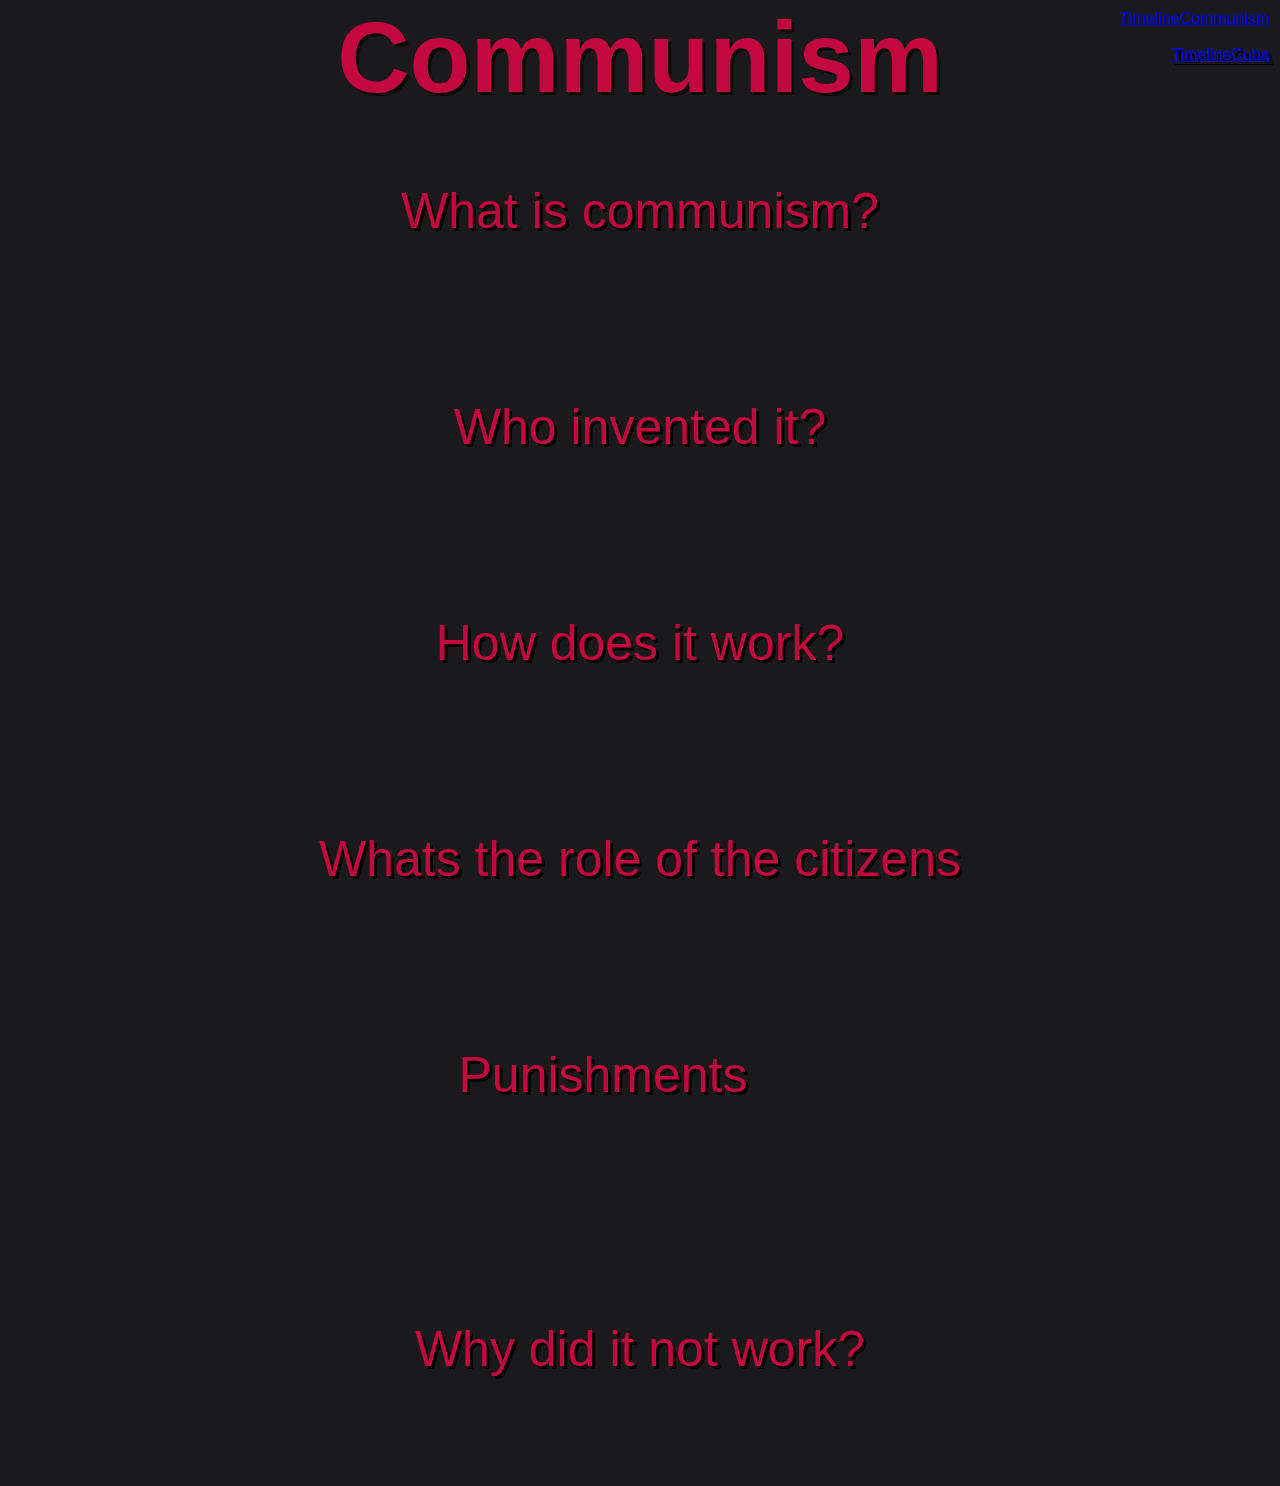
<file: index.html>
<body >
    <link rel="stylesheet" href="css2.css">
    <center><h1>Communism</h1>
        
    <p onclick="ShowAndHide()">What is communism?</p>
        <script>
        function ShowAndHide() {
            var x = document.getElementById('p1');
            if (x.style.display == 'none') {
                x.style.display = 'block';
            } else {
                x.style.display = 'none';
            }
        }
        </script>
      <p style="padding: 10px; display:none; border: 20px solid rgb(4, 2, 31);" id="p1" >Communsim is an Political Ideology. It looks to remove all money and private ownership and distribute everything amongst the people. </p>
      <p> ⠀⠀⠀⠀⠀⠀⠀⠀⠀⠀⠀⠀⠀⠀⠀⠀⠀⠀⠀⠀⠀⠀⠀⠀⠀⠀⠀⠀⠀⠀⠀⠀⠀⠀⠀⠀⠀⠀⠀⠀⠀⠀⠀⠀⠀⠀⠀⠀⠀⠀⠀⠀⠀⠀⠀⠀⠀⠀⠀⠀⠀⠀⠀⠀⠀⠀⠀⠀⠀⠀⠀⠀⠀⠀⠀⠀⠀⠀⠀⠀⠀⠀⠀⠀⠀⠀⠀⠀⠀⠀⠀⠀⠀⠀⠀⠀⠀⠀⠀⠀⠀⠀⠀⠀⠀⠀⠀⠀⠀⠀⠀⠀⠀⠀⠀⠀⠀⠀⠀⠀⠀⠀⠀⠀⠀⠀⠀⠀⠀⠀⠀⠀⠀⠀⠀⠀⠀⠀⠀⠀⠀⠀⠀⠀⠀⠀⠀⠀⠀⠀⠀⠀⠀⠀⠀⠀⠀⠀⠀⠀⠀⠀⠀⠀⠀⠀⠀⠀⠀⠀⠀⠀⠀⠀⠀⠀⠀⠀⠀⠀⠀⠀⠀⠀⠀⠀⠀⠀⠀⠀⠀⠀⠀⠀⠀⠀⠀⠀⠀⠀⠀⠀⠀⠀⠀⠀⠀⠀⠀⠀⠀⠀⠀⠀⠀⠀⠀⠀⠀⠀⠀⠀⠀⠀⠀⠀⠀⠀⠀⠀⠀⠀⠀⠀⠀⠀⠀⠀⠀⠀⠀⠀⠀⠀⠀⠀⠀⠀⠀⠀⠀⠀⠀⠀⠀⠀⠀⠀⠀⠀⠀⠀
      </p>
      <p onclick="ShowAndHide2()">Who invented it?</p>
      <script>
        function ShowAndHide2() {
            var x = document.getElementById('p2');
            if (x.style.display == 'none') {
                x.style.display = 'block';
            } else {
                x.style.display = 'none';
            }
            var y = document.getElementById('img1');
            if (y.style.display == 'none') {
                y.style.display = 'block';
            } else {
                y.style.display = 'none';
            }
        }

        function ShowAndHide3() {
            var x = document.getElementById('p3');
            if (x.style.display == 'none') {
                x.style.display = 'block';
            } else {
                x.style.display = 'none';
            }
            var y = document.getElementById('img2');
            if (y.style.display == 'none') {
                y.style.display = 'block';
            } else {
                y.style.display = 'none';
            }
            var y = document.getElementById('img3');
            if (y.style.display == 'none') {
                y.style.display = 'block';
            } else {
                y.style.display = 'none';
            }
        }

        function ShowAndHide4() {
            var x = document.getElementById('p4');
            if (x.style.display == 'none') {
                x.style.display = 'block';
            } else {
                x.style.display = 'none';
            }
            var y = document.getElementById('img4');
            if (y.style.display == 'none') {
                y.style.display = 'block';
            } else {
                y.style.display = 'none';
            }
        }
        function ShowAndHide5() {
            var x = document.getElementById('p5');
            if (x.style.display == 'none') {
                x.style.display = 'block';
            } else {
                x.style.display = 'none';
            }
            var y = document.getElementById('img5');
            if (y.style.display == 'none') {
                y.style.display = 'block';
            } else {
                y.style.display = 'none';
            }
        }
        function ShowAndHide6() {
            var x = document.getElementById('p6');
            if (x.style.display == 'none') {
                x.style.display = 'block';
            } else {
                x.style.display = 'none';
            }
        }
        </script>
      <p style="padding: 10px; display:none; border: 20px solid rgb(4, 2, 31);" id="p2">Modern communism is based on the theory of Marxism, which was conceived by Karl Marx in the 19th Century</p>
      <img src="KarlMarx.jpeg" id="img1" style="display:none"></img>
      <p> ⠀⠀⠀⠀⠀⠀⠀⠀⠀⠀⠀⠀⠀⠀⠀⠀⠀⠀⠀⠀⠀⠀⠀⠀⠀⠀⠀⠀⠀⠀⠀⠀⠀⠀⠀⠀⠀⠀⠀⠀⠀⠀⠀⠀⠀⠀⠀⠀⠀⠀⠀⠀⠀⠀⠀⠀⠀⠀⠀⠀⠀⠀⠀⠀⠀⠀⠀⠀⠀⠀⠀⠀⠀⠀⠀⠀⠀⠀⠀⠀⠀⠀⠀⠀⠀⠀⠀⠀⠀⠀⠀⠀⠀⠀⠀⠀⠀⠀⠀⠀⠀⠀⠀⠀⠀⠀⠀⠀⠀⠀⠀⠀⠀⠀⠀⠀⠀⠀⠀⠀⠀⠀⠀⠀⠀⠀⠀⠀⠀⠀⠀⠀⠀⠀⠀⠀⠀⠀⠀⠀⠀⠀⠀⠀⠀⠀⠀⠀⠀⠀⠀⠀⠀⠀⠀⠀⠀⠀⠀⠀⠀⠀⠀⠀⠀⠀⠀⠀⠀⠀⠀⠀⠀⠀⠀⠀⠀⠀⠀⠀⠀⠀⠀⠀⠀⠀⠀⠀⠀⠀⠀⠀⠀⠀⠀⠀⠀⠀⠀⠀⠀⠀⠀⠀⠀⠀⠀⠀⠀⠀⠀⠀⠀⠀⠀⠀⠀⠀⠀⠀⠀⠀⠀⠀⠀⠀⠀⠀⠀⠀⠀⠀⠀⠀⠀⠀⠀⠀⠀⠀⠀⠀⠀⠀⠀⠀⠀⠀⠀⠀⠀⠀⠀⠀⠀⠀⠀⠀⠀⠀⠀⠀
    </p>
      <p onclick="ShowAndHide3()">How does it work?</p>
      <p style="padding: 10px; display:none; border: 20px solid rgb(4, 2, 31);" id="p3">In a Communist society, everyone works, and everyone is provided for equally. If you’re struggling, theres always someone to help you out. If you’re able to work more, you do. The goal is to take the power away from those who own the means of production and don’t do any work, The Bourgouisie, and place it in the hands of the workers. The Proletariat. 
    </p>
    <img src="richguy.jpg" id="img2" style="display:none"></img>
    <img src="worker.png" id="img3" style="display:none"></img>
      
      <p>
           ⠀⠀⠀⠀⠀⠀⠀⠀⠀⠀⠀⠀⠀⠀⠀⠀⠀⠀⠀⠀⠀⠀⠀⠀⠀⠀⠀⠀⠀⠀⠀⠀⠀⠀⠀⠀⠀⠀⠀⠀⠀⠀⠀⠀⠀⠀⠀⠀⠀⠀⠀⠀⠀⠀⠀⠀⠀⠀⠀⠀⠀⠀⠀⠀⠀⠀⠀⠀⠀⠀⠀⠀⠀⠀⠀⠀⠀⠀⠀⠀⠀⠀⠀⠀⠀⠀⠀⠀⠀⠀⠀⠀⠀⠀⠀⠀⠀⠀⠀⠀⠀⠀⠀⠀⠀⠀⠀⠀⠀⠀⠀⠀⠀⠀⠀⠀⠀⠀⠀⠀⠀⠀⠀⠀⠀⠀⠀⠀⠀⠀⠀⠀⠀⠀⠀⠀⠀⠀⠀⠀⠀⠀⠀⠀⠀⠀⠀⠀⠀⠀⠀⠀⠀⠀⠀⠀⠀⠀⠀⠀⠀⠀⠀⠀⠀⠀⠀⠀⠀⠀⠀⠀⠀⠀⠀⠀⠀⠀⠀⠀⠀⠀⠀⠀⠀⠀⠀⠀⠀⠀⠀⠀⠀⠀⠀⠀⠀⠀⠀⠀⠀⠀⠀⠀⠀⠀⠀⠀⠀⠀⠀⠀⠀⠀⠀⠀⠀⠀⠀⠀⠀⠀⠀⠀⠀⠀⠀⠀⠀⠀⠀⠀⠀⠀⠀⠀⠀⠀⠀⠀⠀⠀⠀⠀⠀⠀⠀⠀⠀⠀⠀⠀⠀⠀⠀⠀⠀⠀⠀⠀
    </p>
      
      <p onclick="ShowAndHide4()">Whats the role of the citizens</p>
      <p style="padding: 10px; display:none; border: 20px solid rgb(4, 2, 31);" id="p4">Every citizen is required to work in order to receive benefits, and those who don't have corresponding sanctions. This creates an incentive to participate and to encourage economic growth.
    </p>
    <img src="peopleworking.jpg" id="img4" style="display:none"></img>
      
    <p>
        ⠀⠀⠀⠀⠀⠀⠀⠀⠀⠀⠀⠀⠀⠀⠀⠀⠀⠀⠀⠀⠀⠀⠀⠀⠀⠀⠀⠀⠀⠀⠀⠀⠀⠀⠀⠀⠀⠀⠀⠀⠀⠀⠀⠀⠀⠀⠀⠀⠀⠀⠀⠀⠀⠀⠀⠀⠀⠀⠀⠀⠀⠀⠀⠀⠀⠀⠀⠀⠀⠀⠀⠀⠀⠀⠀⠀⠀⠀⠀⠀⠀⠀⠀⠀⠀⠀⠀⠀⠀⠀⠀⠀⠀⠀⠀⠀⠀⠀⠀⠀⠀⠀⠀⠀⠀⠀⠀⠀⠀⠀⠀⠀⠀⠀⠀⠀⠀⠀⠀⠀⠀⠀⠀⠀⠀⠀⠀⠀⠀⠀⠀⠀⠀⠀⠀⠀⠀⠀⠀⠀⠀⠀⠀⠀⠀⠀⠀⠀⠀⠀⠀⠀⠀⠀⠀⠀⠀⠀⠀⠀⠀⠀⠀⠀⠀⠀⠀⠀⠀⠀⠀⠀⠀⠀⠀⠀⠀⠀⠀⠀⠀⠀⠀⠀⠀⠀⠀⠀⠀⠀⠀⠀⠀⠀⠀⠀⠀⠀⠀⠀⠀⠀⠀⠀⠀⠀⠀⠀⠀⠀⠀⠀⠀⠀⠀⠀⠀⠀⠀⠀⠀⠀⠀⠀⠀⠀⠀⠀⠀⠀⠀⠀⠀⠀⠀⠀⠀⠀⠀⠀⠀⠀⠀⠀⠀⠀⠀⠀⠀⠀⠀⠀⠀⠀⠀⠀⠀⠀⠀⠀
 </p>
      
      
 <p onclick="ShowAndHide5()">Punishments⠀⠀
    ⠀⠀⠀⠀⠀⠀⠀⠀⠀⠀⠀⠀⠀⠀⠀⠀⠀⠀⠀⠀⠀⠀⠀⠀⠀⠀⠀⠀⠀⠀⠀⠀⠀⠀⠀⠀⠀⠀⠀⠀⠀⠀⠀⠀⠀⠀⠀⠀⠀⠀⠀⠀⠀⠀⠀⠀⠀⠀⠀⠀⠀⠀⠀⠀⠀⠀⠀⠀⠀⠀⠀⠀⠀⠀⠀⠀⠀⠀⠀⠀⠀⠀⠀⠀⠀⠀⠀⠀⠀⠀⠀⠀⠀⠀⠀⠀⠀⠀⠀⠀⠀⠀⠀⠀⠀⠀⠀⠀⠀⠀⠀⠀⠀⠀⠀⠀⠀⠀⠀⠀⠀⠀⠀⠀⠀⠀⠀⠀⠀⠀⠀⠀⠀⠀⠀⠀⠀⠀⠀⠀⠀⠀⠀⠀⠀⠀⠀⠀⠀⠀⠀⠀⠀⠀⠀⠀⠀⠀⠀⠀⠀⠀⠀⠀⠀⠀⠀⠀⠀⠀⠀⠀⠀⠀⠀⠀⠀⠀⠀⠀⠀⠀⠀⠀⠀⠀⠀⠀⠀⠀⠀⠀⠀⠀⠀⠀⠀⠀⠀⠀⠀⠀⠀⠀⠀⠀⠀⠀⠀⠀⠀⠀⠀⠀⠀⠀⠀⠀⠀⠀⠀⠀⠀⠀⠀⠀⠀⠀⠀⠀⠀⠀⠀⠀⠀⠀⠀⠀⠀⠀⠀⠀⠀⠀⠀⠀⠀⠀⠀⠀⠀⠀⠀⠀⠀⠀⠀⠀
</p>
<p style="padding: 10px; display:none; border: 20px solid rgb(4, 2, 31);" id="p5">People who disagreed with the regime were send to labor camps, execute or where deported to uninhabitable regions. Punishments also weren't always used on real people, they were also used for Propaganda to make an example of what not to do.
    ⠀⠀⠀⠀⠀⠀⠀⠀⠀⠀⠀⠀⠀⠀⠀⠀⠀⠀⠀⠀⠀⠀⠀⠀⠀⠀⠀⠀⠀⠀⠀⠀⠀⠀⠀⠀⠀⠀⠀⠀⠀⠀⠀⠀⠀⠀⠀⠀⠀⠀⠀⠀⠀⠀⠀⠀⠀⠀⠀⠀⠀⠀⠀⠀⠀⠀⠀⠀⠀⠀⠀⠀⠀⠀⠀⠀⠀⠀⠀⠀⠀⠀⠀⠀⠀⠀⠀⠀⠀⠀⠀⠀⠀⠀⠀⠀⠀⠀⠀⠀⠀⠀⠀⠀⠀⠀⠀⠀⠀⠀⠀⠀⠀⠀⠀⠀⠀⠀⠀⠀⠀⠀⠀⠀⠀⠀⠀⠀⠀⠀⠀⠀⠀⠀⠀⠀⠀⠀⠀⠀⠀⠀⠀⠀⠀⠀⠀⠀⠀⠀⠀⠀⠀⠀⠀⠀⠀⠀⠀⠀⠀⠀⠀⠀⠀⠀⠀⠀⠀⠀⠀⠀⠀⠀⠀⠀⠀⠀⠀⠀⠀⠀⠀⠀⠀⠀⠀⠀⠀⠀⠀⠀⠀⠀⠀⠀⠀⠀⠀⠀⠀⠀⠀⠀⠀⠀⠀⠀⠀⠀⠀⠀⠀⠀⠀⠀⠀⠀⠀⠀⠀⠀⠀⠀⠀⠀⠀⠀⠀⠀⠀⠀⠀⠀⠀⠀⠀⠀⠀⠀⠀⠀⠀⠀⠀⠀⠀⠀⠀⠀⠀⠀⠀⠀⠀⠀⠀⠀⠀⠀
</p>  
<img src="laborcamp.jpg" id="img5" style="display:none"></img> 
<p>
    ⠀⠀⠀⠀⠀⠀⠀⠀⠀⠀⠀⠀⠀⠀⠀⠀⠀⠀⠀⠀⠀⠀⠀⠀⠀⠀⠀⠀⠀⠀⠀⠀⠀⠀⠀⠀⠀⠀⠀⠀⠀⠀⠀⠀⠀⠀⠀⠀⠀⠀⠀⠀⠀⠀⠀⠀⠀⠀⠀⠀⠀⠀⠀⠀⠀⠀⠀⠀⠀⠀⠀⠀⠀⠀⠀⠀⠀⠀⠀⠀⠀⠀⠀⠀⠀⠀⠀⠀⠀⠀⠀⠀⠀⠀⠀⠀⠀⠀⠀⠀⠀⠀⠀⠀⠀⠀⠀⠀⠀⠀⠀⠀⠀⠀⠀⠀⠀⠀⠀⠀⠀⠀⠀⠀⠀⠀⠀⠀⠀⠀⠀⠀⠀⠀⠀⠀⠀⠀⠀⠀⠀⠀⠀⠀⠀⠀⠀⠀⠀⠀⠀⠀⠀⠀⠀⠀⠀⠀⠀⠀⠀⠀⠀⠀⠀⠀⠀⠀⠀⠀⠀⠀⠀⠀⠀⠀⠀⠀⠀⠀⠀⠀⠀⠀⠀⠀⠀⠀⠀⠀⠀⠀⠀⠀⠀⠀⠀⠀⠀⠀⠀⠀⠀⠀⠀⠀⠀⠀⠀⠀⠀⠀⠀⠀⠀⠀⠀⠀⠀⠀⠀⠀⠀⠀⠀⠀⠀⠀⠀⠀⠀⠀⠀⠀⠀⠀⠀⠀⠀⠀⠀⠀⠀⠀⠀⠀⠀⠀⠀⠀⠀⠀⠀⠀⠀⠀⠀⠀⠀⠀
</p>
<p onclick="ShowAndHide6()">Why did it not work?
    ⠀⠀⠀⠀⠀⠀⠀⠀⠀⠀⠀⠀⠀⠀⠀⠀⠀⠀⠀⠀⠀⠀⠀⠀⠀⠀⠀⠀⠀⠀⠀⠀⠀⠀⠀⠀⠀⠀⠀⠀⠀⠀⠀⠀⠀⠀⠀⠀⠀⠀⠀⠀⠀⠀⠀⠀⠀⠀⠀⠀⠀⠀⠀⠀⠀⠀⠀⠀⠀⠀⠀⠀⠀⠀⠀⠀⠀⠀⠀⠀⠀⠀⠀⠀⠀⠀⠀⠀⠀⠀⠀⠀⠀⠀⠀⠀⠀⠀⠀⠀⠀⠀⠀⠀⠀⠀⠀⠀⠀⠀⠀⠀⠀⠀⠀⠀⠀⠀⠀⠀⠀⠀⠀⠀⠀⠀⠀⠀⠀⠀⠀⠀⠀⠀⠀⠀⠀⠀⠀⠀⠀⠀⠀⠀⠀⠀⠀⠀⠀⠀⠀⠀⠀⠀⠀⠀⠀⠀⠀⠀⠀⠀⠀⠀⠀⠀⠀⠀⠀⠀⠀⠀⠀⠀⠀⠀⠀⠀⠀⠀⠀⠀⠀⠀⠀⠀⠀⠀⠀⠀⠀⠀⠀⠀⠀⠀⠀⠀⠀⠀⠀⠀⠀⠀⠀⠀⠀⠀⠀⠀⠀⠀⠀⠀⠀⠀⠀⠀⠀⠀⠀⠀⠀⠀⠀⠀⠀⠀⠀⠀⠀⠀⠀⠀⠀⠀⠀⠀⠀⠀⠀⠀⠀⠀⠀⠀⠀⠀⠀⠀⠀⠀⠀⠀⠀⠀⠀⠀⠀⠀
</p>      
    <p style="padding: 10px; display:none; border: 20px solid rgb(4, 2, 31);" id="p6">Humans are flawed. In a perfect communist society people only take what they need. But the people in charge of giving out the things are human, and given power humans are corrupt. Also giving all power to governments is a bad idea, because governments are run on Bureaucracy. Which isn't very efficient</p>  
      
    
      <a href="https://rokie1.github.io/Timeline1.html">TimelineCommunism</a>
      <p class="p1"><a href="https://rokie1.github.io/timeline2.html">TimelineCuba</a></p>
</file>
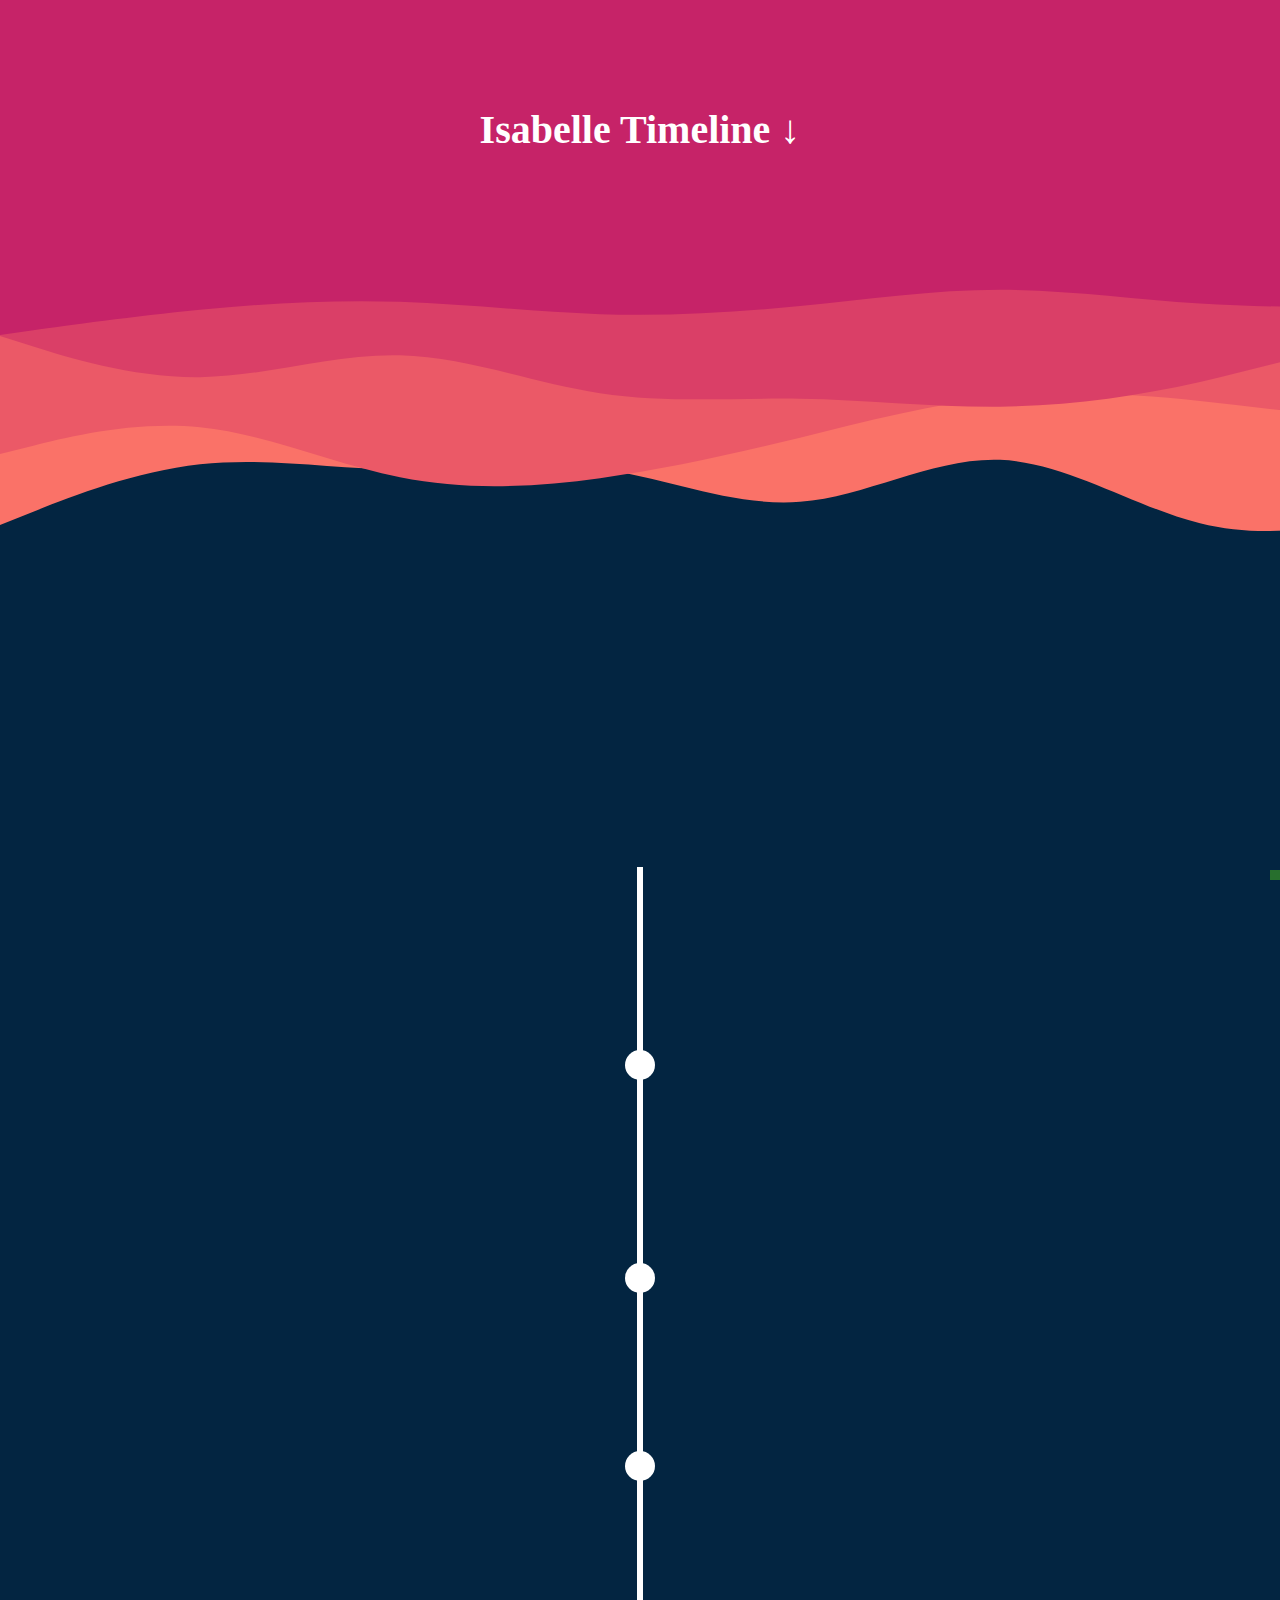
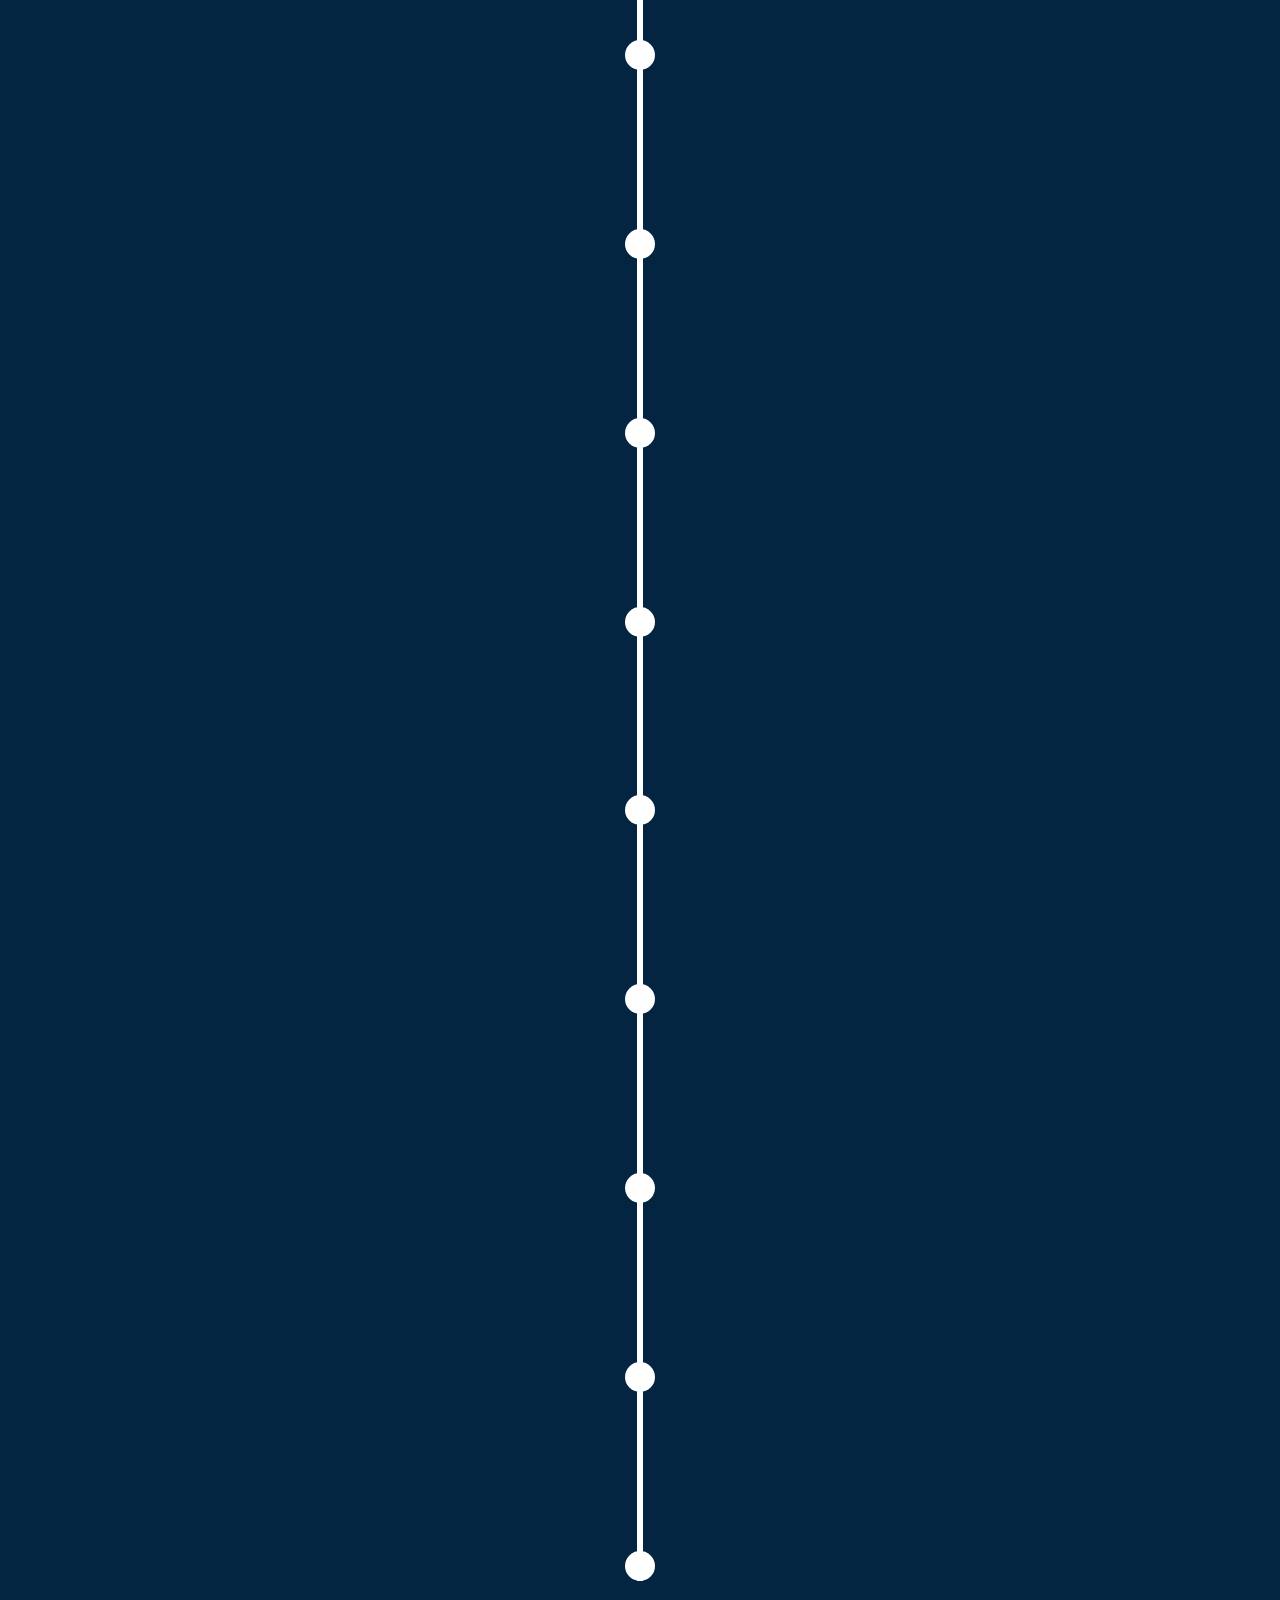
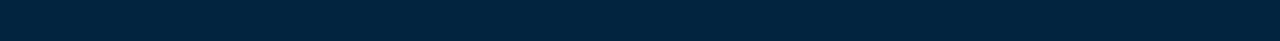
<file: haupt.html>
<!DOCTYPE html>
<html lang="en" >

<head>

  <meta charset="UTF-8">
  
<link rel="apple-touch-icon" type="image/png" href="https://cpwebassets.codepen.io/assets/favicon/apple-touch-icon-5ae1a0698dcc2402e9712f7d01ed509a57814f994c660df9f7a952f3060705ee.png" />
<meta name="apple-mobile-web-app-title" content="CodePen">

<link rel="shortcut icon" type="image/x-icon" href="refugee.jpeg" />

<link rel="mask-icon" type="image/x-icon" href="https://cpwebassets.codepen.io/assets/favicon/logo-pin-8f3771b1072e3c38bd662872f6b673a722f4b3ca2421637d5596661b4e2132cc.svg" color="#111" />


  <title>Isabelle TimeLine</title>
  
  
  
  
<style>
*,
*::before,
*::after {
  margin: 0;
  padding: 0;
  box-sizing: border-box;
}

body {
  font: normal 16px/1.5 "Times New Roman", sans-serif;
  background: #032541;
  color: #fff;
  overflow-x: hidden;
  padding-bottom: 10px;
}


/* INTRO SECTION
–––––––––––––––––––––––––––––––––––––––––––––––––– */

.intro {
  background: #C62368;
  padding: 100px 0;
}

.container {
  width: 90%;
  max-width: 1200px;
  margin: 0 auto;
  text-align: center;
}

h1 {
  font-size: 2.5rem;
}


/* TIMELINE
–––––––––––––––––––––––––––––––––––––––––––––––––– */

.timeline ul {
  background: #032541;
  
  padding: 50px 0;
}

.timeline ul li {
  list-style-type: none;
  position: relative;
  width: 6px;
  margin: 0 auto;
  padding-top: 50px;
  background: #fff;
}

.timeline ul li::after {
  content: "";
  position: absolute;
  left: 50%;
  bottom: 0;
  transform: translateX(-50%);
  width: 30px;
  height: 30px;
  border-radius: 50%;
  background: inherit;
  z-index: 1;
}

.timeline ul li div {
  position: relative;
  bottom: 0;
  width: 400px;
  padding: 15px;
  background: #2fa6b6;
}

.timeline ul li div::before {
  content: "";
  position: absolute;
  bottom: 7px;
  width: 0;
  height: 0;
  border-style: solid;
}

.timeline ul li:nth-child(odd) div {
  left: 45px;
}

.timeline ul li:nth-child(odd) div::before {
  left: -15px;
  border-width: 8px 16px 8px 0;
  border-color: transparent #2fa6b6 transparent transparent;
}

.timeline ul li:nth-child(even) div {
  left: -439px;
}

.timeline ul li:nth-child(even) div::before {
  right: -15px;
  border-width: 8px 0 8px 16px;
  border-color: transparent transparent transparent #2fa6b6;
}

time {
  display: block;
  font-size: 1.2rem;
  font-weight: bold;
  margin-bottom: 8px;
}


/* EFFECTS
–––––––––––––––––––––––––––––––––––––––––––––––––– */

.timeline ul li::after {
  transition: background 0.5s ease-in-out;
}

.timeline ul li.in-view::after {
  background: #1a6624;
}

.timeline ul li div {
  visibility: hidden;
  opacity: 0;
  transition: all 0.5s ease-in-out;
}

.timeline ul li:nth-child(odd) div {
  transform: translate3d(200px, 0, 0);
}

.timeline ul li:nth-child(even) div {
  transform: translate3d(-200px, 0, 0);
}

.timeline ul li.in-view div {
  transform: none;
  visibility: visible;
  opacity: 1;
}


/* GENERAL MEDIA QUERIES
–––––––––––––––––––––––––––––––––––––––––––––––––– */

@media screen and (max-width: 900px) {
  .timeline ul li div {
    width: 250px;
  }
  .timeline ul li:nth-child(even) div {
    left: -289px;
    /*250+45-6*/
  }
}

@media screen and (max-width: 600px) {
  .timeline ul li {
    margin-left: 20px;
  }
  .timeline ul li div {
    width: calc(100vw - 91px);
  }
  .timeline ul li:nth-child(even) div {
    left: 45px;
  }
  .timeline ul li:nth-child(even) div::before {
    left: -15px;
    border-width: 8px 16px 8px 0;
    border-color: transparent #369b18 transparent transparent;
  }
}


/* EXTRA/CLIP PATH STYLES
–––––––––––––––––––––––––––––––––––––––––––––––––– */
.timeline-clippy ul li::after {
  width: 40px;
  height: 40px;
  border-radius: 0;
}

.timeline-rhombus ul li::after {
  clip-path: polygon(50% 0%, 100% 50%, 50% 100%, 0% 50%);
}

.timeline-rhombus ul li div::before {
  bottom: 12px;
}

.timeline-star ul li::after {
  clip-path: polygon(
    50% 0%,
    61% 35%,
    98% 35%,
    68% 57%,
    79% 91%,
    50% 70%,
    21% 91%,
    32% 57%,
    2% 35%,
    39% 35%
  );
}

.timeline-heptagon ul li::after {
  clip-path: polygon(
    50% 0%,
    90% 20%,
    100% 60%,
    75% 100%,
    25% 100%,
    0% 60%,
    10% 20%
  );
}

.timeline-infinite ul li::after {
  animation: scaleAnimation 2s infinite;
}

@keyframes scaleAnimation {
  0% {
    transform: translateX(-50%) scale(1);
  }
  50% {
    transform: translateX(-50%) scale(1.25);
  }
  100% {
    transform: translateX(-50%) scale(1);
  }
}


/* FOOTER STYLES
–––––––––––––––––––––––––––––––––––––––––––––––––– */
.page-footer {
  position: fixed;
  right: 0;
  bottom: 20px;
  display: flex;
  align-items: center;
  padding: 5px;
  color: black;
  background: rgba(59, 151, 36, 0.65);
}

.page-footer a {
  display: flex;
  margin-left: 4px;
}
</style>

  <script>
  window.console = window.console || function(t) {};
</script>

  
  
  <script>
  if (document.location.search.match(/type=embed/gi)) {
    window.parent.postMessage("resize", "*");
  }
</script>


</head>

<body translate="no" >
  <section class="intro">
    
  <div class="container">
    <h1>Isabelle Timeline &darr;</h1>
    
  </div>
  
</section>

<section class="timeline">
  <svg id="visual" viewBox="0 0 2000 550" width="2000" height="550" xmlns="http://www.w3.org/2000/svg" xmlns:xlink="http://www.w3.org/1999/xlink" version="1.1"><rect x="0" y="0" width="2000" height="550" fill="#032541"></rect><path d="M0 265L33.3 251.7C66.7 238.3 133.3 211.7 200 204.3C266.7 197 333.3 209 400 209.7C466.7 210.3 533.3 199.7 600 208.8C666.7 218 733.3 247 800 241.8C866.7 236.7 933.3 197.3 1000 199.8C1066.7 202.3 1133.3 246.7 1200 263.2C1266.7 279.7 1333.3 268.3 1400 248.2C1466.7 228 1533.3 199 1600 185.3C1666.7 171.7 1733.3 173.3 1800 193.3C1866.7 213.3 1933.3 251.7 1966.7 270.8L2000 290L2000 0L1966.7 0C1933.3 0 1866.7 0 1800 0C1733.3 0 1666.7 0 1600 0C1533.3 0 1466.7 0 1400 0C1333.3 0 1266.7 0 1200 0C1133.3 0 1066.7 0 1000 0C933.3 0 866.7 0 800 0C733.3 0 666.7 0 600 0C533.3 0 466.7 0 400 0C333.3 0 266.7 0 200 0C133.3 0 66.7 0 33.3 0L0 0Z" fill="#fa7268"></path><path d="M0 194L33.3 185.7C66.7 177.3 133.3 160.7 200 167.3C266.7 174 333.3 204 400 217.3C466.7 230.7 533.3 227.3 600 218.2C666.7 209 733.3 194 800 177.7C866.7 161.3 933.3 143.7 1000 136.8C1066.7 130 1133.3 134 1200 141C1266.7 148 1333.3 158 1400 158.3C1466.7 158.7 1533.3 149.3 1600 141.3C1666.7 133.3 1733.3 126.7 1800 124.5C1866.7 122.3 1933.3 124.7 1966.7 125.8L2000 127L2000 0L1966.7 0C1933.3 0 1866.7 0 1800 0C1733.3 0 1666.7 0 1600 0C1533.3 0 1466.7 0 1400 0C1333.3 0 1266.7 0 1200 0C1133.3 0 1066.7 0 1000 0C933.3 0 866.7 0 800 0C733.3 0 666.7 0 600 0C533.3 0 466.7 0 400 0C333.3 0 266.7 0 200 0C133.3 0 66.7 0 33.3 0L0 0Z" fill="#eb5967"></path><path d="M0 76L33.3 86.5C66.7 97 133.3 118 200 117.2C266.7 116.3 333.3 93.7 400 95.3C466.7 97 533.3 123 600 133.2C666.7 143.3 733.3 137.7 800 138.7C866.7 139.7 933.3 147.3 1000 146.7C1066.7 146 1133.3 137 1200 122C1266.7 107 1333.3 86 1400 77.8C1466.7 69.7 1533.3 74.3 1600 81.8C1666.7 89.3 1733.3 99.7 1800 98.3C1866.7 97 1933.3 84 1966.7 77.5L2000 71L2000 0L1966.7 0C1933.3 0 1866.7 0 1800 0C1733.3 0 1666.7 0 1600 0C1533.3 0 1466.7 0 1400 0C1333.3 0 1266.7 0 1200 0C1133.3 0 1066.7 0 1000 0C933.3 0 866.7 0 800 0C733.3 0 666.7 0 600 0C533.3 0 466.7 0 400 0C333.3 0 266.7 0 200 0C133.3 0 66.7 0 33.3 0L0 0Z" fill="#da3f67"></path><path d="M0 75L33.3 70.3C66.7 65.7 133.3 56.3 200 49.8C266.7 43.3 333.3 39.7 400 41.8C466.7 44 533.3 52 600 54.2C666.7 56.3 733.3 52.7 800 46C866.7 39.3 933.3 29.7 1000 29.7C1066.7 29.7 1133.3 39.3 1200 43.5C1266.7 47.7 1333.3 46.3 1400 51.3C1466.7 56.3 1533.3 67.7 1600 70.2C1666.7 72.7 1733.3 66.3 1800 60.2C1866.7 54 1933.3 48 1966.7 45L2000 42L2000 0L1966.7 0C1933.3 0 1866.7 0 1800 0C1733.3 0 1666.7 0 1600 0C1533.3 0 1466.7 0 1400 0C1333.3 0 1266.7 0 1200 0C1133.3 0 1066.7 0 1000 0C933.3 0 866.7 0 800 0C733.3 0 666.7 0 600 0C533.3 0 466.7 0 400 0C333.3 0 266.7 0 200 0C133.3 0 66.7 0 33.3 0L0 0Z" fill="#c62368"></path></svg>
  <ul>
    <li>
      <div>
        <time>1934</time> At vero eos et accusamus et iusto odio dignissimos ducimus qui blanditiis praesentium At vero eos et accusamus et iusto odio dignissimos ducimus qui blanditiis praesentium
      </div>
    </li>
    <li>
      <div>
        <time>1937</time> Proin quam velit, efficitur vel neque vitae, rhoncus commodo mi. Suspendisse finibus mauris et bibendum molestie. Aenean ex augue, varius et pulvinar in, pretium non nisi.
      </div>
    </li>
    <li>
      <div>
        <time>1940</time> Proin iaculis, nibh eget efficitur varius, libero tellus porta dolor, at pulvinar tortor ex eget ligula. Integer eu dapibus arcu, sit amet sollicitudin eros.
      </div>
    </li>
    <li>
      <div>
        <time>1943</time> In mattis elit vitae odio posuere, nec maximus massa varius. Suspendisse varius volutpat mattis. Vestibulum id magna est.
      </div>
    </li>
    <li>
      <div>
        <time>1946</time> In mattis elit vitae odio posuere, nec maximus massa varius. Suspendisse varius volutpat mattis. Vestibulum id magna est.
      </div>
    </li>
    <li>
      <div>
        <time>1956</time> In mattis elit vitae odio posuere, nec maximus massa varius. Suspendisse varius volutpat mattis. Vestibulum id magna est.
      </div>
    </li>
    <li>
      <div>
        <time>1957</time> In mattis elit vitae odio posuere, nec maximus massa varius. Suspendisse varius volutpat mattis. Vestibulum id magna est.
      </div>
    </li>
    <li>
      <div>
        <time>1967</time> Aenean condimentum odio a bibendum rhoncus. Ut mauris felis, volutpat eget porta faucibus, euismod quis ante.
      </div>
    </li>
    <li>
      <div>
        <time>1977</time> Vestibulum porttitor lorem sed pharetra dignissim. Nulla maximus, dui a tristique iaculis, quam dolor convallis enim, non dignissim ligula ipsum a turpis.
      </div>
    </li>
    <li>
      <div>
        <time>1985</time> In mattis elit vitae odio posuere, nec maximus massa varius. Suspendisse varius volutpat mattis. Vestibulum id magna est.
      </div>
    </li>
    <li>
      <div>
        <time>2000</time> In mattis elit vitae odio posuere, nec maximus massa varius. Suspendisse varius volutpat mattis. Vestibulum id magna est.
      </div>
    </li>
    <li>
      <div>
        <time>2005</time> In mattis elit vitae odio posuere, nec maximus massa varius. Suspendisse varius volutpat mattis. Vestibulum id magna est.
      </div>
    </li>
  </ul>
</section>
<footer class="page-footer">
  
</footer>
    <script src="https://cpwebassets.codepen.io/assets/common/stopExecutionOnTimeout-1b93190375e9ccc259df3a57c1abc0e64599724ae30d7ea4c6877eb615f89387.js"></script>

  
      <script id="rendered-js" >
(function () {
  "use strict";

  // define variables
  var items = document.querySelectorAll(".timeline li");

  // check if an element is in viewport
  // http://stackoverflow.com/questions/123999/how-to-tell-if-a-dom-element-is-visible-in-the-current-viewport
  function isElementInViewport(el) {
    var rect = el.getBoundingClientRect();
    return (
      rect.top >= 0 &&
      rect.left >= 0 &&
      rect.bottom <= (
      window.innerHeight || document.documentElement.clientHeight) &&
      rect.right <= (window.innerWidth || document.documentElement.clientWidth));

  }

  function callbackFunc() {
    for (var i = 0; i < items.length; i++) {if (window.CP.shouldStopExecution(0)) break;
      if (isElementInViewport(items[i])) {
        items[i].classList.add("in-view");
      }
    }window.CP.exitedLoop(0);
  }

  // listen for events
  window.addEventListener("load", callbackFunc);
  window.addEventListener("resize", callbackFunc);
  window.addEventListener("scroll", callbackFunc);
})();
//# sourceURL=pen.js
    </script>

  

</body>

</html>
</file>
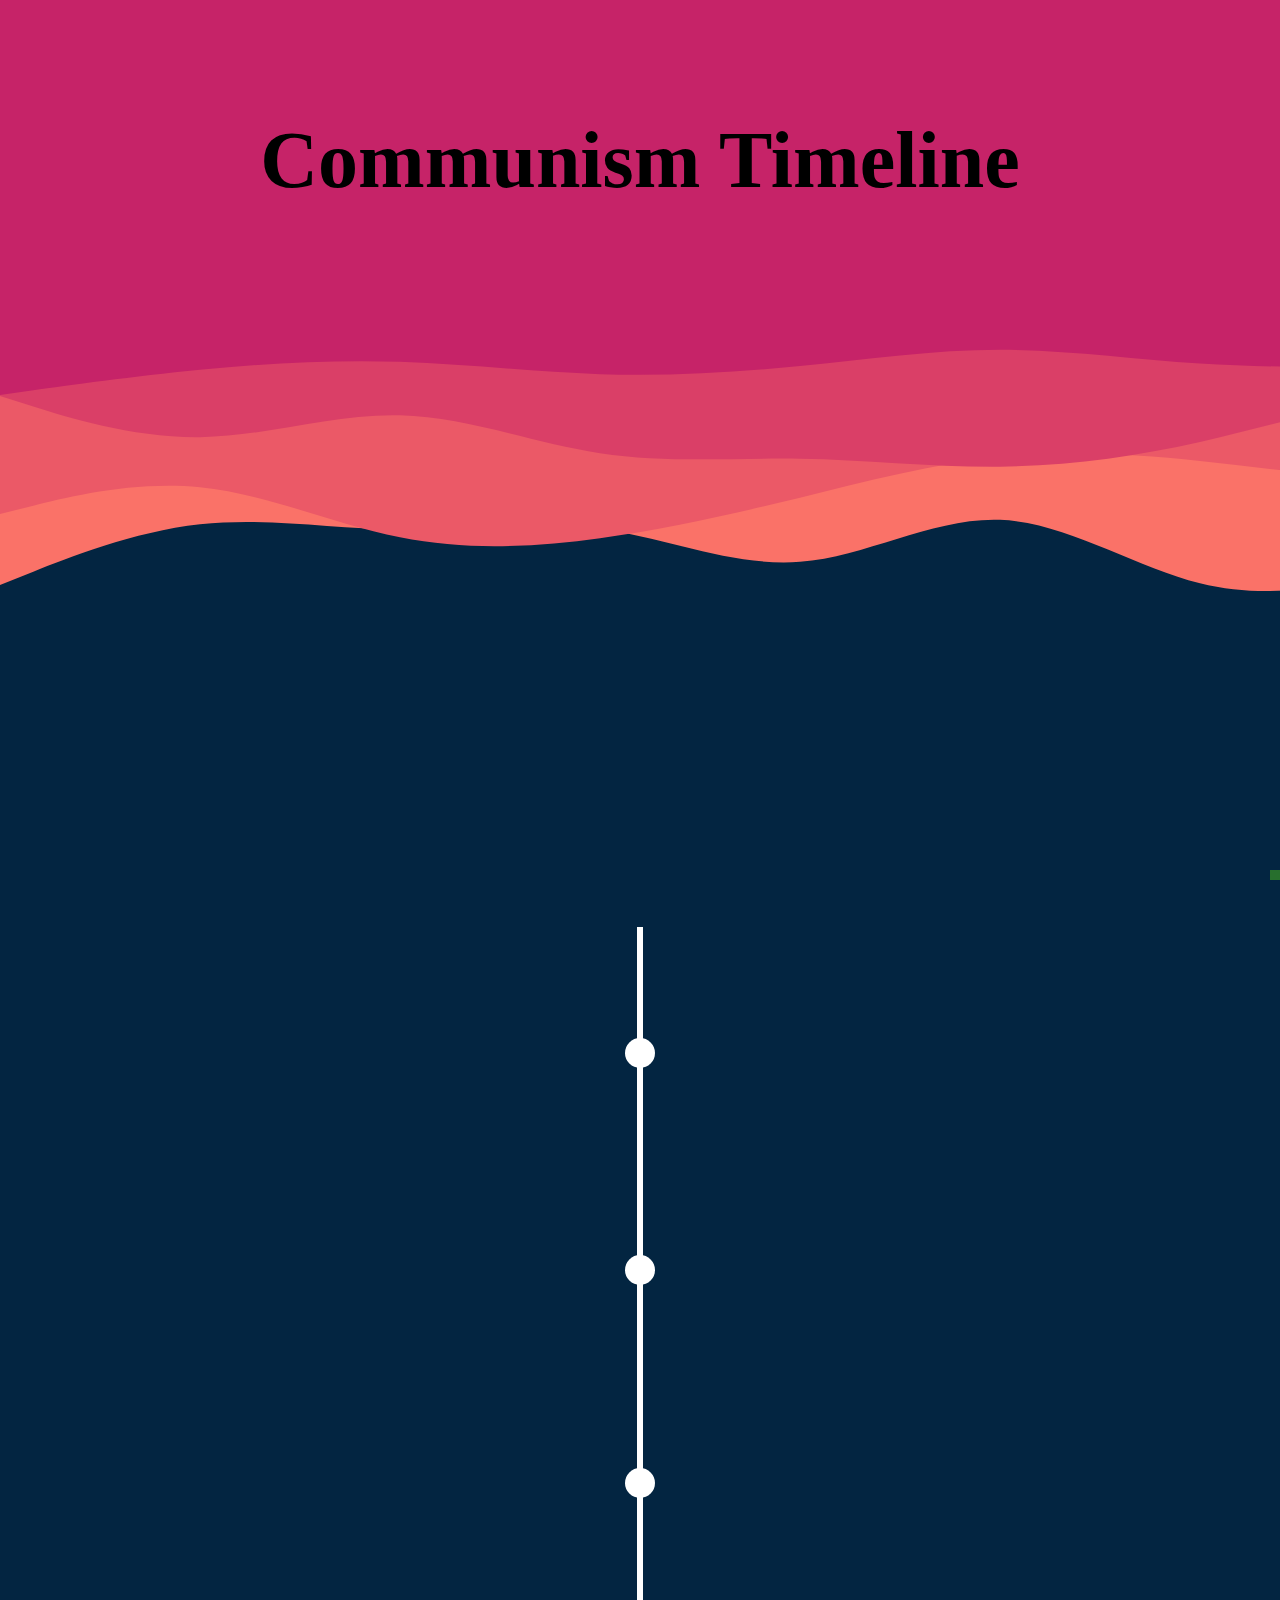
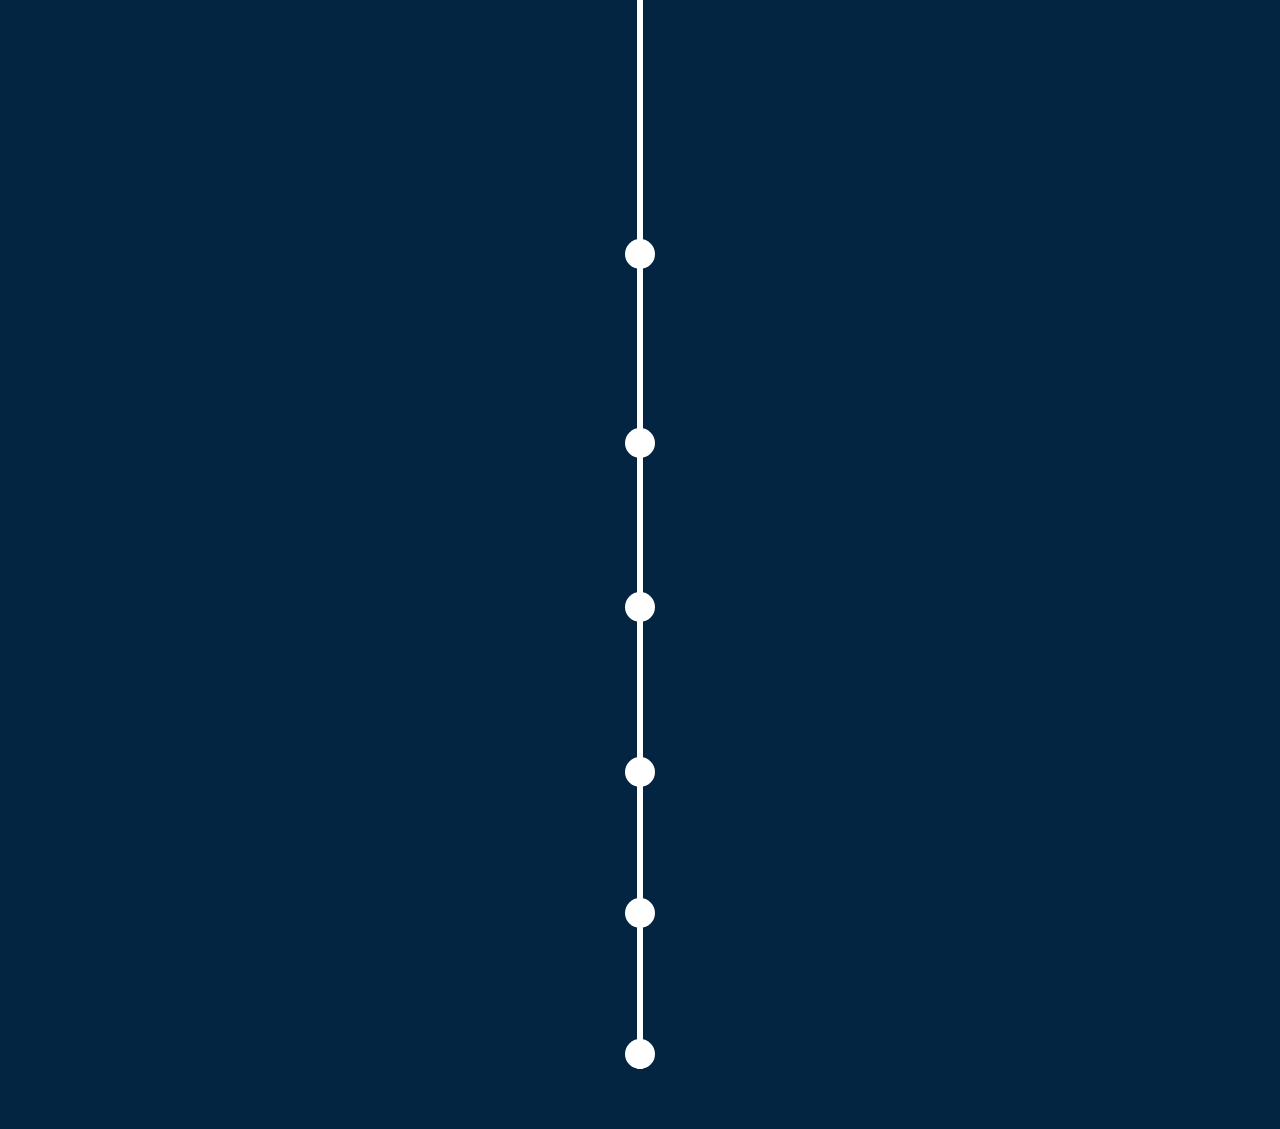
<file: index2.html>
<!DOCTYPE html>
<html lang="en" >

<head>

  <meta charset="UTF-8">
  
<link rel="apple-touch-icon" type="image/png" href="https://cpwebassets.codepen.io/assets/favicon/apple-touch-icon-5ae1a0698dcc2402e9712f7d01ed509a57814f994c660df9f7a952f3060705ee.png" />
<meta name="apple-mobile-web-app-title" content="CodePen">
<meta name="viewport" content="width=device-width, initial-scale=1.0">

<link rel="shortcut icon" type="image/x-icon" href="refugee.jpeg" />

<link rel="mask-icon" type="image/x-icon" href="https://cpwebassets.codepen.io/assets/favicon/logo-pin-8f3771b1072e3c38bd662872f6b673a722f4b3ca2421637d5596661b4e2132cc.svg" color="#111" />


  <title>Communism Timeline</title>
  
  
  
  
<style>
*,
*::before,
*::after {
  margin: 0;
  padding: 0;
  box-sizing: border-box;
}

body {
  font: normal 16px/1.5 "Calibri";
  
  background: #032541;
  color: #000000;
  overflow-x: hidden;
  padding-bottom: 10px;
}


/* INTRO SECTION
–––––––––––––––––––––––––––––––––––––––––––––––––– */

.intro {
  background: #C62368;
  padding: 100px 0;
  
}

.container {
  width: 90%;
  max-width: 1200px;
  margin: 0 auto;
  text-align: center;
}

h1 {
  font-size: 2.5rem;
}


/* TIMELINE
–––––––––––––––––––––––––––––––––––––––––––––––––– */

.timeline ul {
  background: #032541;
  
  padding: 50px 0;
}

.timeline ul li {
  list-style-type: none;
  position: relative;
  width: 6px;
  margin: 0 auto;
  padding-top: 50px;
  background: #fff;
}

.timeline ul li::after {
  content: "";
  position: absolute;
  left: 50%;
  bottom: 0;
  transform: translateX(-50%);
  width: 30px;
  height: 30px;
  border-radius: 50%;
  background: inherit;
  z-index: 1;
}

.timeline ul li div {
  position: relative;
  bottom: 0;
  width: 400px;
  padding: 15px;
  background: #2fa6b6;
}

.timeline ul li div::before {
  content: "";
  position: absolute;
  bottom: 7px;
  width: 0;
  height: 0;
  border-style: solid;
}

.timeline ul li:nth-child(odd) div {
  left: 45px;
}

.timeline ul li:nth-child(odd) div::before {
  left: -15px;
  border-width: 8px 16px 8px 0;
  border-color: transparent #2fa6b6 transparent transparent;
}

.timeline ul li:nth-child(even) div {
  left: -439px;
}

.timeline ul li:nth-child(even) div::before {
  right: -15px;
  border-width: 8px 0 8px 16px;
  border-color: transparent transparent transparent #2fa6b6;
}

time {
  display: block;
  font-size: 1.2rem;
  font-weight: bold;
  margin-bottom: 8px;
}


/* EFFECTS
–––––––––––––––––––––––––––––––––––––––––––––––––– */

.timeline ul li::after {
  transition: background 0.5s ease-in-out;
}

.timeline ul li.in-view::after {
  background: #1a6624;
}

.timeline ul li div {
  visibility: hidden;
  opacity: 0;
  transition: all 0.5s ease-in-out;
}

.timeline ul li:nth-child(odd) div {
  transform: translate3d(200px, 0, 0);
}

.timeline ul li:nth-child(even) div {
  transform: translate3d(-200px, 0, 0);
}

.timeline ul li.in-view div {
  transform: none;
  visibility: visible;
  opacity: 1;
}


/* GENERAL MEDIA QUERIES
–––––––––––––––––––––––––––––––––––––––––––––––––– */

@media screen and (max-width: 900px) {
  .timeline ul li div {
    width: 250px;
  }
  .timeline ul li:nth-child(even) div {
    left: -289px;
    /*250+45-6*/
  }
}

@media screen and (max-width: 600px) {
  .timeline ul li {
    margin-left: 20px;
  }
  .timeline ul li div {
    width: calc(100vw - 91px);
  }
  .timeline ul li:nth-child(even) div {
    left: 45px;
  }
  .timeline ul li:nth-child(even) div::before {
    left: -15px;
    border-width: 8px 16px 8px 0;
    border-color: transparent #369b18 transparent transparent;
  }
}


/* EXTRA/CLIP PATH STYLES
–––––––––––––––––––––––––––––––––––––––––––––––––– */
.timeline-clippy ul li::after {
  width: 40px;
  height: 40px;
  border-radius: 0;
}

.timeline-rhombus ul li::after {
  clip-path: polygon(50% 0%, 100% 50%, 50% 100%, 0% 50%);
}

.timeline-rhombus ul li div::before {
  bottom: 12px;
}

.timeline-star ul li::after {
  clip-path: polygon(
    50% 0%,
    61% 35%,
    98% 35%,
    68% 57%,
    79% 91%,
    50% 70%,
    21% 91%,
    32% 57%,
    2% 35%,
    39% 35%
  );
}

.timeline-heptagon ul li::after {
  clip-path: polygon(
    50% 0%,
    90% 20%,
    100% 60%,
    75% 100%,
    25% 100%,
    0% 60%,
    10% 20%
  );
}

.timeline-infinite ul li::after {
  animation: scaleAnimation 2s infinite;
}

@keyframes scaleAnimation {
  0% {
    transform: translateX(-50%) scale(1);
  }
  50% {
    transform: translateX(-50%) scale(1.25);
  }
  100% {
    transform: translateX(-50%) scale(1);
  }
}


/* FOOTER STYLES
–––––––––––––––––––––––––––––––––––––––––––––––––– */
.page-footer {
  position: fixed;
  right: 0;
  bottom: 20px;
  display: flex;
  align-items: center;
  padding: 5px;
  color: black;
  background: rgba(59, 151, 36, 0.65);
}

.page-footer a {
  display: flex;
  margin-left: 4px;
}
</style>

  <script>
  window.console = window.console || function(t) {};
</script>

  
  
  <script>
  if (document.location.search.match(/type=embed/gi)) {
    window.parent.postMessage("resize", "*");
  }
</script>


</head>

<body translate="no" >
  <section class="intro">
    
  <div class="container">
    <h1 style="font-size: 80px; font: Calibri;">Communism Timeline </h1>
    
  </div>
  
</section>

<section class="timeline">
  
  <svg id="visual" viewBox="0 0 2000 550" width="2000" height="550" xmlns="http://www.w3.org/2000/svg" xmlns:xlink="http://www.w3.org/1999/xlink" version="1.1"><rect x="0" y="0" width="2000" height="550" fill="#032541"></rect><path d="M0 265L33.3 251.7C66.7 238.3 133.3 211.7 200 204.3C266.7 197 333.3 209 400 209.7C466.7 210.3 533.3 199.7 600 208.8C666.7 218 733.3 247 800 241.8C866.7 236.7 933.3 197.3 1000 199.8C1066.7 202.3 1133.3 246.7 1200 263.2C1266.7 279.7 1333.3 268.3 1400 248.2C1466.7 228 1533.3 199 1600 185.3C1666.7 171.7 1733.3 173.3 1800 193.3C1866.7 213.3 1933.3 251.7 1966.7 270.8L2000 290L2000 0L1966.7 0C1933.3 0 1866.7 0 1800 0C1733.3 0 1666.7 0 1600 0C1533.3 0 1466.7 0 1400 0C1333.3 0 1266.7 0 1200 0C1133.3 0 1066.7 0 1000 0C933.3 0 866.7 0 800 0C733.3 0 666.7 0 600 0C533.3 0 466.7 0 400 0C333.3 0 266.7 0 200 0C133.3 0 66.7 0 33.3 0L0 0Z" fill="#fa7268"></path><path d="M0 194L33.3 185.7C66.7 177.3 133.3 160.7 200 167.3C266.7 174 333.3 204 400 217.3C466.7 230.7 533.3 227.3 600 218.2C666.7 209 733.3 194 800 177.7C866.7 161.3 933.3 143.7 1000 136.8C1066.7 130 1133.3 134 1200 141C1266.7 148 1333.3 158 1400 158.3C1466.7 158.7 1533.3 149.3 1600 141.3C1666.7 133.3 1733.3 126.7 1800 124.5C1866.7 122.3 1933.3 124.7 1966.7 125.8L2000 127L2000 0L1966.7 0C1933.3 0 1866.7 0 1800 0C1733.3 0 1666.7 0 1600 0C1533.3 0 1466.7 0 1400 0C1333.3 0 1266.7 0 1200 0C1133.3 0 1066.7 0 1000 0C933.3 0 866.7 0 800 0C733.3 0 666.7 0 600 0C533.3 0 466.7 0 400 0C333.3 0 266.7 0 200 0C133.3 0 66.7 0 33.3 0L0 0Z" fill="#eb5967"></path><path d="M0 76L33.3 86.5C66.7 97 133.3 118 200 117.2C266.7 116.3 333.3 93.7 400 95.3C466.7 97 533.3 123 600 133.2C666.7 143.3 733.3 137.7 800 138.7C866.7 139.7 933.3 147.3 1000 146.7C1066.7 146 1133.3 137 1200 122C1266.7 107 1333.3 86 1400 77.8C1466.7 69.7 1533.3 74.3 1600 81.8C1666.7 89.3 1733.3 99.7 1800 98.3C1866.7 97 1933.3 84 1966.7 77.5L2000 71L2000 0L1966.7 0C1933.3 0 1866.7 0 1800 0C1733.3 0 1666.7 0 1600 0C1533.3 0 1466.7 0 1400 0C1333.3 0 1266.7 0 1200 0C1133.3 0 1066.7 0 1000 0C933.3 0 866.7 0 800 0C733.3 0 666.7 0 600 0C533.3 0 466.7 0 400 0C333.3 0 266.7 0 200 0C133.3 0 66.7 0 33.3 0L0 0Z" fill="#da3f67"></path><path d="M0 75L33.3 70.3C66.7 65.7 133.3 56.3 200 49.8C266.7 43.3 333.3 39.7 400 41.8C466.7 44 533.3 52 600 54.2C666.7 56.3 733.3 52.7 800 46C866.7 39.3 933.3 29.7 1000 29.7C1066.7 29.7 1133.3 39.3 1200 43.5C1266.7 47.7 1333.3 46.3 1400 51.3C1466.7 56.3 1533.3 67.7 1600 70.2C1666.7 72.7 1733.3 66.3 1800 60.2C1866.7 54 1933.3 48 1966.7 45L2000 42L2000 0L1966.7 0C1933.3 0 1866.7 0 1800 0C1733.3 0 1666.7 0 1600 0C1533.3 0 1466.7 0 1400 0C1333.3 0 1266.7 0 1200 0C1133.3 0 1066.7 0 1000 0C933.3 0 866.7 0 800 0C733.3 0 666.7 0 600 0C533.3 0 466.7 0 400 0C333.3 0 266.7 0 200 0C133.3 0 66.7 0 33.3 0L0 0Z" fill="#c62368"></path></svg>
  <ul>
    <li>
      <div>
        <time>1917</time>Soviet Union is born by Vladimir Lenin
      </div>
    </li>
    <li>
      <div>
        <time>1924 Joseph Stalin comes into power of the Soviet Union.</time>
        The state exercised full control. People who argued against Stalins Policies were thrown into laborcamps or executed.


        
      </div>
    </li>
    <li>
      <div>
        <time>1953 Stalin dies</time>New Soviet Leaders got rid of Stalins brutal policies but maintained power. Mostly focused on the Cold War and the "Arms race" with the USA. Also used military power to suppress anticommunism.
      </div>
    </li>
    <li>
      <div>
        <time>1985 Mikhail Gorbachev becomes leader of the Soviet Union</time> Mikhail Gorbachev was the last leader of the ussr
        <img src="gorbachev.jpeg"></img>
      </div>
      
    </li>
    <li>
      <div>
        <time>1989 First revolution in Poland</time> Non-Communist trade unionists in the Solidarity movement negotiated with the Communist government for freer elections and were successful.
      </div>
    </li>
    <li>
      <div>
        <time>Nov 1989 Collapse of the Berlin Wall</time>Due to Gorbachev's decisions to loosen policies in the Soviet Union
      </div>
    </li>
    <li>
      <div>
        <time>1991</time> Leaders of Russia, Ukraine and Belarus sign agreement setting up Commonwealth of Independent States.
      </div>
    </li>
    <li>
      <div>
        <time>Dec 1991</time> Mikhail Gorbachev resigns as president of Soviet Union.
      </div>
    </li>
    <li>
      <div>
        <time>1992</time> Soviet Union disintegrates.
      </div>
    </li>
    
  </ul>
</section>
<footer class="page-footer">
  
</footer>
    <script src="https://cpwebassets.codepen.io/assets/common/stopExecutionOnTimeout-1b93190375e9ccc259df3a57c1abc0e64599724ae30d7ea4c6877eb615f89387.js"></script>

  
      <script id="rendered-js" >
(function () {
  "use strict";

  // define variables
  var items = document.querySelectorAll(".timeline li");

  // check if an element is in viewport
  // http://stackoverflow.com/questions/123999/how-to-tell-if-a-dom-element-is-visible-in-the-current-viewport
  function isElementInViewport(el) {
    var rect = el.getBoundingClientRect();
    return (
      rect.top >= 0 &&
      rect.left >= 0 &&
      rect.bottom <= (
      window.innerHeight || document.documentElement.clientHeight) &&
      rect.right <= (window.innerWidth || document.documentElement.clientWidth));

  }

  function callbackFunc() {
    for (var i = 0; i < items.length; i++) {if (window.CP.shouldStopExecution(0)) break;
      if (isElementInViewport(items[i])) {
        items[i].classList.add("in-view");
      }
    }window.CP.exitedLoop(0);
  }

  // listen for events
  window.addEventListener("load", callbackFunc);
  window.addEventListener("resize", callbackFunc);
  window.addEventListener("scroll", callbackFunc);
})();
//# sourceURL=pen.js
    </script>

  

</body>

</html>
</file>
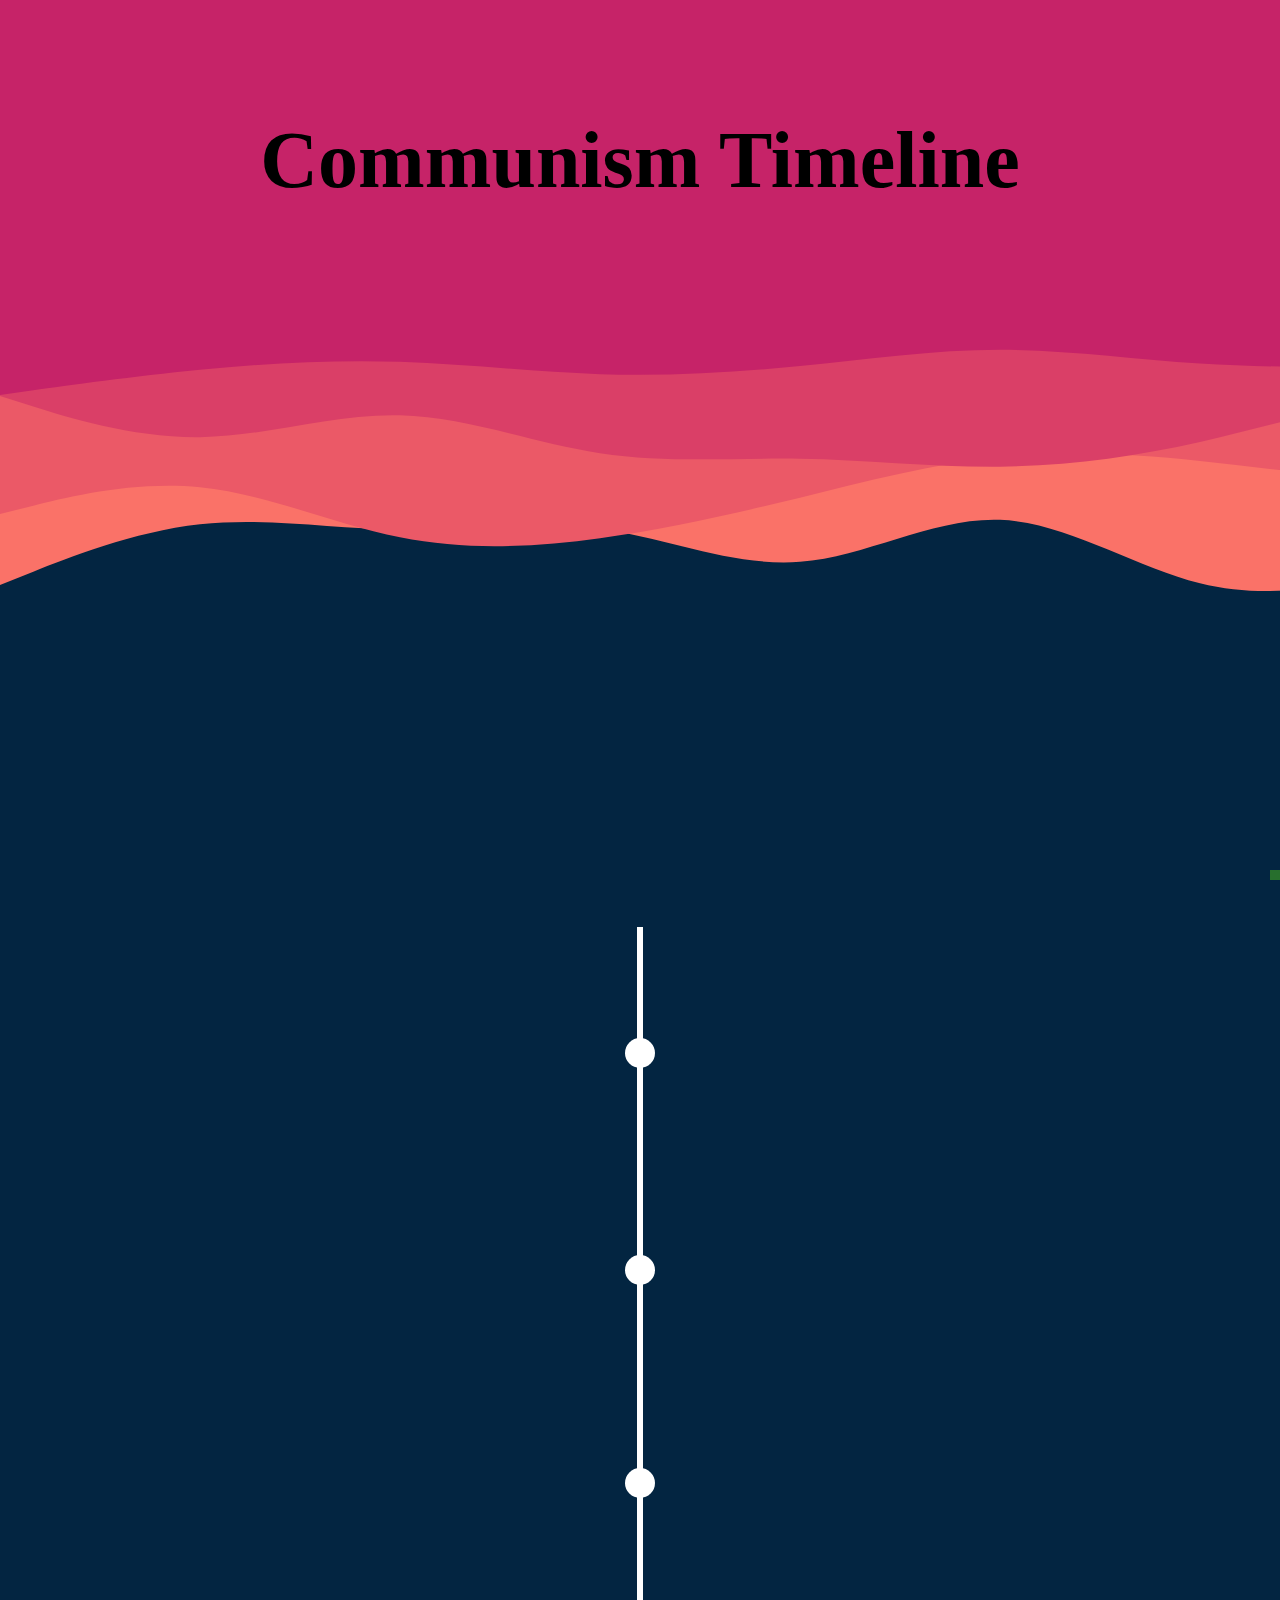
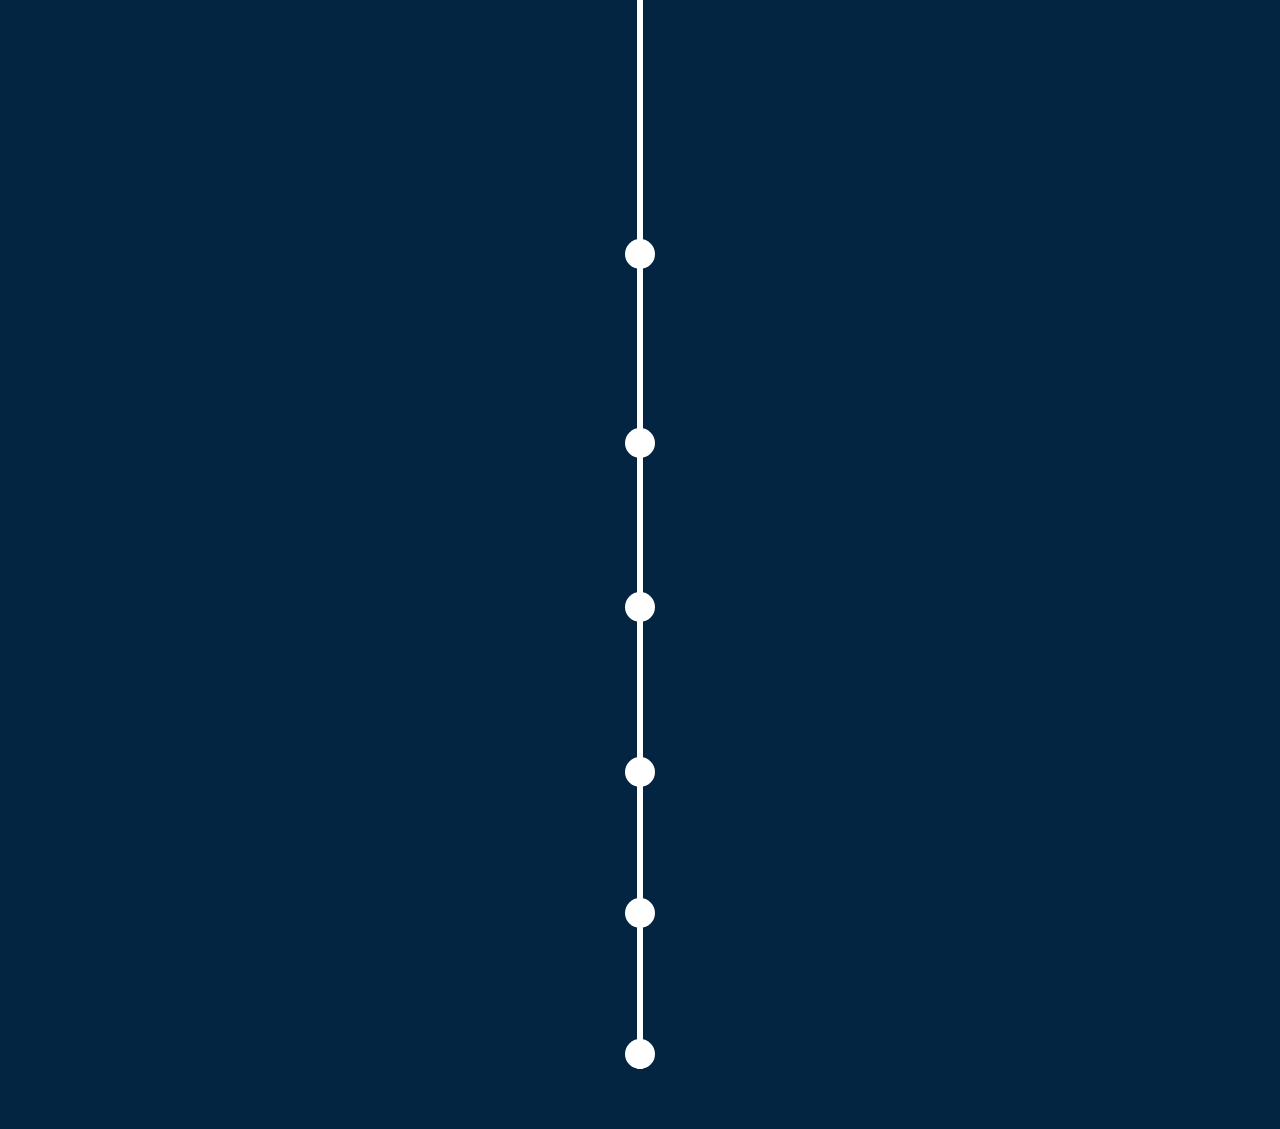
<file: Timeline1.html>
<!DOCTYPE html>
<html lang="en" >
  
<head>

  <meta charset="UTF-8">
  
<link rel="apple-touch-icon" type="image/png" href="https://cpwebassets.codepen.io/assets/favicon/apple-touch-icon-5ae1a0698dcc2402e9712f7d01ed509a57814f994c660df9f7a952f3060705ee.png" />
<meta name="apple-mobile-web-app-title" content="CodePen">
<meta name="viewport" content="width=device-width, initial-scale=1.0">

<link rel="shortcut icon" type="image/x-icon" href="refugee.jpeg" />

<link rel="mask-icon" type="image/x-icon" href="https://cpwebassets.codepen.io/assets/favicon/logo-pin-8f3771b1072e3c38bd662872f6b673a722f4b3ca2421637d5596661b4e2132cc.svg" color="#111" />


  <title>Communism Timeline</title>
  
  
  
  
<style>
*,
*::before,
*::after {
  margin: 0;
  padding: 0;
  box-sizing: border-box;
}

body {
  font: normal 16px/1.5 "Calibri";
  
  background: #032541;
  color: #000000;
  overflow-x: hidden;
  padding-bottom: 10px;
}


/* INTRO SECTION
–––––––––––––––––––––––––––––––––––––––––––––––––– */

.intro {
  background: #C62368;
  padding: 100px 0;
  
}

.container {
  width: 90%;
  max-width: 1200px;
  margin: 0 auto;
  text-align: center;
}

h1 {
  font-size: 2.5rem;
}


/* TIMELINE
–––––––––––––––––––––––––––––––––––––––––––––––––– */

.timeline ul {
  background: #032541;
  
  padding: 50px 0;
}

.timeline ul li {
  list-style-type: none;
  position: relative;
  width: 6px;
  margin: 0 auto;
  padding-top: 50px;
  background: #fff;
}

.timeline ul li::after {
  content: "";
  position: absolute;
  left: 50%;
  bottom: 0;
  transform: translateX(-50%);
  width: 30px;
  height: 30px;
  border-radius: 50%;
  background: inherit;
  z-index: 1;
}

.timeline ul li div {
  position: relative;
  bottom: 0;
  width: 400px;
  padding: 15px;
  background: #2fa6b6;
}

.timeline ul li div::before {
  content: "";
  position: absolute;
  bottom: 7px;
  width: 0;
  height: 0;
  border-style: solid;
}

.timeline ul li:nth-child(odd) div {
  left: 45px;
}

.timeline ul li:nth-child(odd) div::before {
  left: -15px;
  border-width: 8px 16px 8px 0;
  border-color: transparent #2fa6b6 transparent transparent;
}

.timeline ul li:nth-child(even) div {
  left: -439px;
}

.timeline ul li:nth-child(even) div::before {
  right: -15px;
  border-width: 8px 0 8px 16px;
  border-color: transparent transparent transparent #2fa6b6;
}

time {
  display: block;
  font-size: 1.2rem;
  font-weight: bold;
  margin-bottom: 8px;
}


/* EFFECTS
–––––––––––––––––––––––––––––––––––––––––––––––––– */

.timeline ul li::after {
  transition: background 0.5s ease-in-out;
}

.timeline ul li.in-view::after {
  background: #1a6624;
}

.timeline ul li div {
  visibility: hidden;
  opacity: 0;
  transition: all 0.5s ease-in-out;
}

.timeline ul li:nth-child(odd) div {
  transform: translate3d(200px, 0, 0);
}

.timeline ul li:nth-child(even) div {
  transform: translate3d(-200px, 0, 0);
}

.timeline ul li.in-view div {
  transform: none;
  visibility: visible;
  opacity: 1;
}


/* GENERAL MEDIA QUERIES
–––––––––––––––––––––––––––––––––––––––––––––––––– */

@media screen and (max-width: 900px) {
  .timeline ul li div {
    width: 250px;
  }
  .timeline ul li:nth-child(even) div {
    left: -289px;
    /*250+45-6*/
  }
}

@media screen and (max-width: 600px) {
  .timeline ul li {
    margin-left: 20px;
  }
  .timeline ul li div {
    width: calc(100vw - 91px);
  }
  .timeline ul li:nth-child(even) div {
    left: 45px;
  }
  .timeline ul li:nth-child(even) div::before {
    left: -15px;
    border-width: 8px 16px 8px 0;
    border-color: transparent #369b18 transparent transparent;
  }
}


/* EXTRA/CLIP PATH STYLES
–––––––––––––––––––––––––––––––––––––––––––––––––– */
.timeline-clippy ul li::after {
  width: 40px;
  height: 40px;
  border-radius: 0;
}

.timeline-rhombus ul li::after {
  clip-path: polygon(50% 0%, 100% 50%, 50% 100%, 0% 50%);
}

.timeline-rhombus ul li div::before {
  bottom: 12px;
}

.timeline-star ul li::after {
  clip-path: polygon(
    50% 0%,
    61% 35%,
    98% 35%,
    68% 57%,
    79% 91%,
    50% 70%,
    21% 91%,
    32% 57%,
    2% 35%,
    39% 35%
  );
}

.timeline-heptagon ul li::after {
  clip-path: polygon(
    50% 0%,
    90% 20%,
    100% 60%,
    75% 100%,
    25% 100%,
    0% 60%,
    10% 20%
  );
}

.timeline-infinite ul li::after {
  animation: scaleAnimation 2s infinite;
}

@keyframes scaleAnimation {
  0% {
    transform: translateX(-50%) scale(1);
  }
  50% {
    transform: translateX(-50%) scale(1.25);
  }
  100% {
    transform: translateX(-50%) scale(1);
  }
}


/* FOOTER STYLES
–––––––––––––––––––––––––––––––––––––––––––––––––– */
.page-footer {
  position: fixed;
  right: 0;
  bottom: 20px;
  display: flex;
  align-items: center;
  padding: 5px;
  color: black;
  background: rgba(59, 151, 36, 0.65);
}

.page-footer a {
  display: flex;
  margin-left: 4px;
}
</style>

  <script>
  window.console = window.console || function(t) {};
</script>

  
  
  <script>
  if (document.location.search.match(/type=embed/gi)) {
    window.parent.postMessage("resize", "*");
  }
</script>


</head>

<body translate="no" >
  <section class="intro">
    
  <div class="container">
    <h1 style="font-size: 80px; font: Calibri;">Communism Timeline </h1>
    
  </div>
  
</section>

<section class="timeline">
  
  <svg id="visual" viewBox="0 0 2000 550" width="2000" height="550" xmlns="http://www.w3.org/2000/svg" xmlns:xlink="http://www.w3.org/1999/xlink" version="1.1"><rect x="0" y="0" width="2000" height="550" fill="#032541"></rect><path d="M0 265L33.3 251.7C66.7 238.3 133.3 211.7 200 204.3C266.7 197 333.3 209 400 209.7C466.7 210.3 533.3 199.7 600 208.8C666.7 218 733.3 247 800 241.8C866.7 236.7 933.3 197.3 1000 199.8C1066.7 202.3 1133.3 246.7 1200 263.2C1266.7 279.7 1333.3 268.3 1400 248.2C1466.7 228 1533.3 199 1600 185.3C1666.7 171.7 1733.3 173.3 1800 193.3C1866.7 213.3 1933.3 251.7 1966.7 270.8L2000 290L2000 0L1966.7 0C1933.3 0 1866.7 0 1800 0C1733.3 0 1666.7 0 1600 0C1533.3 0 1466.7 0 1400 0C1333.3 0 1266.7 0 1200 0C1133.3 0 1066.7 0 1000 0C933.3 0 866.7 0 800 0C733.3 0 666.7 0 600 0C533.3 0 466.7 0 400 0C333.3 0 266.7 0 200 0C133.3 0 66.7 0 33.3 0L0 0Z" fill="#fa7268"></path><path d="M0 194L33.3 185.7C66.7 177.3 133.3 160.7 200 167.3C266.7 174 333.3 204 400 217.3C466.7 230.7 533.3 227.3 600 218.2C666.7 209 733.3 194 800 177.7C866.7 161.3 933.3 143.7 1000 136.8C1066.7 130 1133.3 134 1200 141C1266.7 148 1333.3 158 1400 158.3C1466.7 158.7 1533.3 149.3 1600 141.3C1666.7 133.3 1733.3 126.7 1800 124.5C1866.7 122.3 1933.3 124.7 1966.7 125.8L2000 127L2000 0L1966.7 0C1933.3 0 1866.7 0 1800 0C1733.3 0 1666.7 0 1600 0C1533.3 0 1466.7 0 1400 0C1333.3 0 1266.7 0 1200 0C1133.3 0 1066.7 0 1000 0C933.3 0 866.7 0 800 0C733.3 0 666.7 0 600 0C533.3 0 466.7 0 400 0C333.3 0 266.7 0 200 0C133.3 0 66.7 0 33.3 0L0 0Z" fill="#eb5967"></path><path d="M0 76L33.3 86.5C66.7 97 133.3 118 200 117.2C266.7 116.3 333.3 93.7 400 95.3C466.7 97 533.3 123 600 133.2C666.7 143.3 733.3 137.7 800 138.7C866.7 139.7 933.3 147.3 1000 146.7C1066.7 146 1133.3 137 1200 122C1266.7 107 1333.3 86 1400 77.8C1466.7 69.7 1533.3 74.3 1600 81.8C1666.7 89.3 1733.3 99.7 1800 98.3C1866.7 97 1933.3 84 1966.7 77.5L2000 71L2000 0L1966.7 0C1933.3 0 1866.7 0 1800 0C1733.3 0 1666.7 0 1600 0C1533.3 0 1466.7 0 1400 0C1333.3 0 1266.7 0 1200 0C1133.3 0 1066.7 0 1000 0C933.3 0 866.7 0 800 0C733.3 0 666.7 0 600 0C533.3 0 466.7 0 400 0C333.3 0 266.7 0 200 0C133.3 0 66.7 0 33.3 0L0 0Z" fill="#da3f67"></path><path d="M0 75L33.3 70.3C66.7 65.7 133.3 56.3 200 49.8C266.7 43.3 333.3 39.7 400 41.8C466.7 44 533.3 52 600 54.2C666.7 56.3 733.3 52.7 800 46C866.7 39.3 933.3 29.7 1000 29.7C1066.7 29.7 1133.3 39.3 1200 43.5C1266.7 47.7 1333.3 46.3 1400 51.3C1466.7 56.3 1533.3 67.7 1600 70.2C1666.7 72.7 1733.3 66.3 1800 60.2C1866.7 54 1933.3 48 1966.7 45L2000 42L2000 0L1966.7 0C1933.3 0 1866.7 0 1800 0C1733.3 0 1666.7 0 1600 0C1533.3 0 1466.7 0 1400 0C1333.3 0 1266.7 0 1200 0C1133.3 0 1066.7 0 1000 0C933.3 0 866.7 0 800 0C733.3 0 666.7 0 600 0C533.3 0 466.7 0 400 0C333.3 0 266.7 0 200 0C133.3 0 66.7 0 33.3 0L0 0Z" fill="#c62368"></path></svg>
  <ul>
    <li>
      <div>
        <time>1917</time>Soviet Union is born by Vladimir Lenin
      </div>
    </li>
    <li>
      <div>
        <time>1924 Joseph Stalin comes into power of the Soviet Union.</time>
        The state exercised full control. People who argued against Stalins Policies were thrown into laborcamps or executed.


        
      </div>
    </li>
    <li>
      <div>
        <time>1953 Stalin dies</time>New Soviet Leaders got rid of Stalins brutal policies but maintained power. Mostly focused on the Cold War and the "Arms race" with the USA. Also used military power to suppress anticommunism.
      </div>
    </li>
    <li>
      <div>
        <time>1985 Mikhail Gorbachev becomes leader of the Soviet Union</time> Mikhail Gorbachev was the last leader of the ussr
        <img src="gorbachev.jpeg"></img>
      </div>
      
    </li>
    <li>
      <div>
        <time>1989 First revolution in Poland</time> Non-Communist trade unionists in the Solidarity movement negotiated with the Communist government for freer elections and were successful.
      </div>
    </li>
    <li>
      <div>
        <time>Nov 1989 Collapse of the Berlin Wall</time>Due to Gorbachev's decisions to loosen policies in the Soviet Union
      </div>
    </li>
    <li>
      <div>
        <time>1991</time> Leaders of Russia, Ukraine and Belarus sign agreement setting up Commonwealth of Independent States.
      </div>
    </li>
    <li>
      <div>
        <time>Dec 1991</time> Mikhail Gorbachev resigns as president of Soviet Union.
      </div>
    </li>
    <li>
      <div>
        <time>1992</time> Soviet Union disintegrates.
      </div>
    </li>
    
  </ul>
</section>
<footer class="page-footer">
  
</footer>
    <script src="https://cpwebassets.codepen.io/assets/common/stopExecutionOnTimeout-1b93190375e9ccc259df3a57c1abc0e64599724ae30d7ea4c6877eb615f89387.js"></script>

  
      <script id="rendered-js" >
(function () {
  "use strict";

  // define variables
  var items = document.querySelectorAll(".timeline li");

  // check if an element is in viewport
  // http://stackoverflow.com/questions/123999/how-to-tell-if-a-dom-element-is-visible-in-the-current-viewport
  function isElementInViewport(el) {
    var rect = el.getBoundingClientRect();
    return (
      rect.top >= 0 &&
      rect.left >= 0 &&
      rect.bottom <= (
      window.innerHeight || document.documentElement.clientHeight) &&
      rect.right <= (window.innerWidth || document.documentElement.clientWidth));

  }

  function callbackFunc() {
    for (var i = 0; i < items.length; i++) {if (window.CP.shouldStopExecution(0)) break;
      if (isElementInViewport(items[i])) {
        items[i].classList.add("in-view");
      }
    }window.CP.exitedLoop(0);
  }

  // listen for events
  window.addEventListener("load", callbackFunc);
  window.addEventListener("resize", callbackFunc);
  window.addEventListener("scroll", callbackFunc);
})();
//# sourceURL=pen.js
    </script>

  

</body>

</html>
</file>
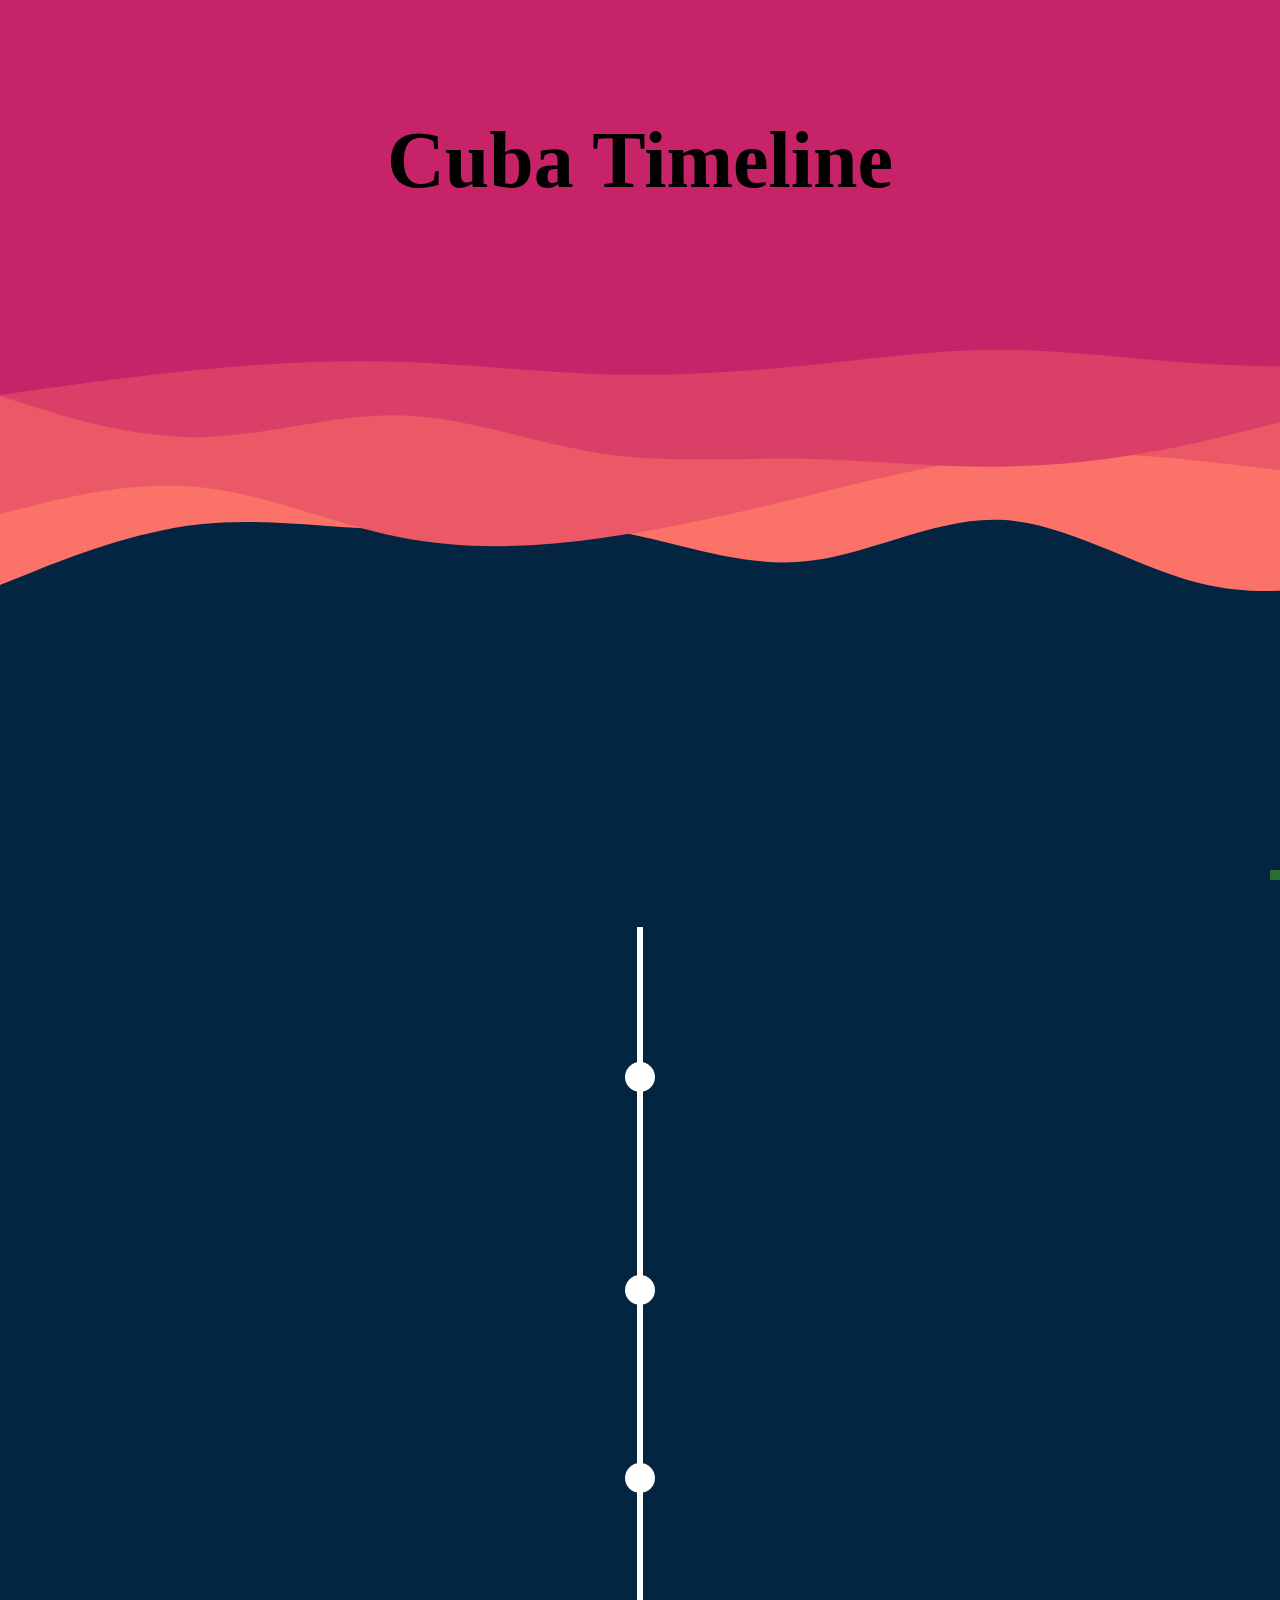
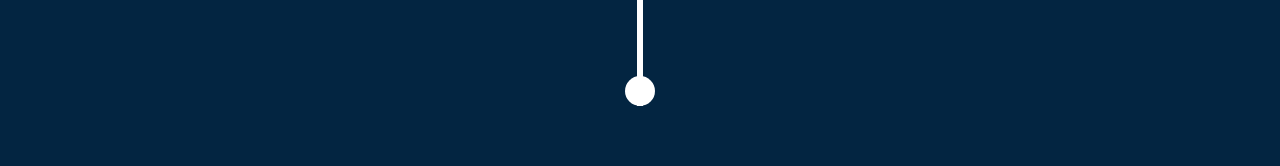
<file: timeline2.html>
<!DOCTYPE html>
<html lang="en" >

<head>

  <meta charset="UTF-8">
  
<link rel="apple-touch-icon" type="image/png" href="https://cpwebassets.codepen.io/assets/favicon/apple-touch-icon-5ae1a0698dcc2402e9712f7d01ed509a57814f994c660df9f7a952f3060705ee.png" />
<meta name="apple-mobile-web-app-title" content="CodePen">
<meta name="viewport" content="width=device-width, initial-scale=1.0">

<link rel="shortcut icon" type="image/x-icon" href="refugee.jpeg" />

<link rel="mask-icon" type="image/x-icon" href="https://cpwebassets.codepen.io/assets/favicon/logo-pin-8f3771b1072e3c38bd662872f6b673a722f4b3ca2421637d5596661b4e2132cc.svg" color="#111" />


  <title>Communism Timeline</title>
  
  
  
  
<style>
*,
*::before,
*::after {
  margin: 0;
  padding: 0;
  box-sizing: border-box;
}

body {
  font: normal 16px/1.5 "Calibri";
  
  background: #032541;
  color: #000000;
  overflow-x: hidden;
  padding-bottom: 10px;
}


/* INTRO SECTION
–––––––––––––––––––––––––––––––––––––––––––––––––– */

.intro {
  background: #C62368;
  padding: 100px 0;
  
}

.container {
  width: 90%;
  max-width: 1200px;
  margin: 0 auto;
  text-align: center;
}

h1 {
  font-size: 2.5rem;
}


/* TIMELINE
–––––––––––––––––––––––––––––––––––––––––––––––––– */

.timeline ul {
  background: #032541;
  
  padding: 50px 0;
}

.timeline ul li {
  list-style-type: none;
  position: relative;
  width: 6px;
  margin: 0 auto;
  padding-top: 50px;
  background: #fff;
}

.timeline ul li::after {
  content: "";
  position: absolute;
  left: 50%;
  bottom: 0;
  transform: translateX(-50%);
  width: 30px;
  height: 30px;
  border-radius: 50%;
  background: inherit;
  z-index: 1;
}

.timeline ul li div {
  position: relative;
  bottom: 0;
  width: 400px;
  padding: 15px;
  background: #2fa6b6;
}

.timeline ul li div::before {
  content: "";
  position: absolute;
  bottom: 7px;
  width: 0;
  height: 0;
  border-style: solid;
}

.timeline ul li:nth-child(odd) div {
  left: 45px;
}

.timeline ul li:nth-child(odd) div::before {
  left: -15px;
  border-width: 8px 16px 8px 0;
  border-color: transparent #2fa6b6 transparent transparent;
}

.timeline ul li:nth-child(even) div {
  left: -439px;
}

.timeline ul li:nth-child(even) div::before {
  right: -15px;
  border-width: 8px 0 8px 16px;
  border-color: transparent transparent transparent #2fa6b6;
}

time {
  display: block;
  font-size: 1.2rem;
  font-weight: bold;
  margin-bottom: 8px;
}


/* EFFECTS
–––––––––––––––––––––––––––––––––––––––––––––––––– */

.timeline ul li::after {
  transition: background 0.5s ease-in-out;
}

.timeline ul li.in-view::after {
  background: #1a6624;
}

.timeline ul li div {
  visibility: hidden;
  opacity: 0;
  transition: all 0.5s ease-in-out;
}

.timeline ul li:nth-child(odd) div {
  transform: translate3d(200px, 0, 0);
}

.timeline ul li:nth-child(even) div {
  transform: translate3d(-200px, 0, 0);
}

.timeline ul li.in-view div {
  transform: none;
  visibility: visible;
  opacity: 1;
}


/* GENERAL MEDIA QUERIES
–––––––––––––––––––––––––––––––––––––––––––––––––– */

@media screen and (max-width: 900px) {
  .timeline ul li div {
    width: 250px;
  }
  .timeline ul li:nth-child(even) div {
    left: -289px;
    /*250+45-6*/
  }
}

@media screen and (max-width: 600px) {
  .timeline ul li {
    margin-left: 20px;
  }
  .timeline ul li div {
    width: calc(100vw - 91px);
  }
  .timeline ul li:nth-child(even) div {
    left: 45px;
  }
  .timeline ul li:nth-child(even) div::before {
    left: -15px;
    border-width: 8px 16px 8px 0;
    border-color: transparent #369b18 transparent transparent;
  }
}


/* EXTRA/CLIP PATH STYLES
–––––––––––––––––––––––––––––––––––––––––––––––––– */
.timeline-clippy ul li::after {
  width: 40px;
  height: 40px;
  border-radius: 0;
}

.timeline-rhombus ul li::after {
  clip-path: polygon(50% 0%, 100% 50%, 50% 100%, 0% 50%);
}

.timeline-rhombus ul li div::before {
  bottom: 12px;
}

.timeline-star ul li::after {
  clip-path: polygon(
    50% 0%,
    61% 35%,
    98% 35%,
    68% 57%,
    79% 91%,
    50% 70%,
    21% 91%,
    32% 57%,
    2% 35%,
    39% 35%
  );
}

.timeline-heptagon ul li::after {
  clip-path: polygon(
    50% 0%,
    90% 20%,
    100% 60%,
    75% 100%,
    25% 100%,
    0% 60%,
    10% 20%
  );
}

.timeline-infinite ul li::after {
  animation: scaleAnimation 2s infinite;
}

@keyframes scaleAnimation {
  0% {
    transform: translateX(-50%) scale(1);
  }
  50% {
    transform: translateX(-50%) scale(1.25);
  }
  100% {
    transform: translateX(-50%) scale(1);
  }
}


/* FOOTER STYLES
–––––––––––––––––––––––––––––––––––––––––––––––––– */
.page-footer {
  position: fixed;
  right: 0;
  bottom: 20px;
  display: flex;
  align-items: center;
  padding: 5px;
  color: black;
  background: rgba(59, 151, 36, 0.65);
}

.page-footer a {
  display: flex;
  margin-left: 4px;
}
</style>

  <script>
  window.console = window.console || function(t) {};
</script>

  
  
  <script>
  if (document.location.search.match(/type=embed/gi)) {
    window.parent.postMessage("resize", "*");
  }
</script>


</head>

<body translate="no" >
  <section class="intro">
    
  <div class="container">
    <h1 style="font-size: 80px; font: Calibri;">Cuba Timeline</h1>
    
  </div>
  
</section>

<section class="timeline">
  
  <svg id="visual" viewBox="0 0 2000 550" width="2000" height="550" xmlns="http://www.w3.org/2000/svg" xmlns:xlink="http://www.w3.org/1999/xlink" version="1.1"><rect x="0" y="0" width="2000" height="550" fill="#032541"></rect><path d="M0 265L33.3 251.7C66.7 238.3 133.3 211.7 200 204.3C266.7 197 333.3 209 400 209.7C466.7 210.3 533.3 199.7 600 208.8C666.7 218 733.3 247 800 241.8C866.7 236.7 933.3 197.3 1000 199.8C1066.7 202.3 1133.3 246.7 1200 263.2C1266.7 279.7 1333.3 268.3 1400 248.2C1466.7 228 1533.3 199 1600 185.3C1666.7 171.7 1733.3 173.3 1800 193.3C1866.7 213.3 1933.3 251.7 1966.7 270.8L2000 290L2000 0L1966.7 0C1933.3 0 1866.7 0 1800 0C1733.3 0 1666.7 0 1600 0C1533.3 0 1466.7 0 1400 0C1333.3 0 1266.7 0 1200 0C1133.3 0 1066.7 0 1000 0C933.3 0 866.7 0 800 0C733.3 0 666.7 0 600 0C533.3 0 466.7 0 400 0C333.3 0 266.7 0 200 0C133.3 0 66.7 0 33.3 0L0 0Z" fill="#fa7268"></path><path d="M0 194L33.3 185.7C66.7 177.3 133.3 160.7 200 167.3C266.7 174 333.3 204 400 217.3C466.7 230.7 533.3 227.3 600 218.2C666.7 209 733.3 194 800 177.7C866.7 161.3 933.3 143.7 1000 136.8C1066.7 130 1133.3 134 1200 141C1266.7 148 1333.3 158 1400 158.3C1466.7 158.7 1533.3 149.3 1600 141.3C1666.7 133.3 1733.3 126.7 1800 124.5C1866.7 122.3 1933.3 124.7 1966.7 125.8L2000 127L2000 0L1966.7 0C1933.3 0 1866.7 0 1800 0C1733.3 0 1666.7 0 1600 0C1533.3 0 1466.7 0 1400 0C1333.3 0 1266.7 0 1200 0C1133.3 0 1066.7 0 1000 0C933.3 0 866.7 0 800 0C733.3 0 666.7 0 600 0C533.3 0 466.7 0 400 0C333.3 0 266.7 0 200 0C133.3 0 66.7 0 33.3 0L0 0Z" fill="#eb5967"></path><path d="M0 76L33.3 86.5C66.7 97 133.3 118 200 117.2C266.7 116.3 333.3 93.7 400 95.3C466.7 97 533.3 123 600 133.2C666.7 143.3 733.3 137.7 800 138.7C866.7 139.7 933.3 147.3 1000 146.7C1066.7 146 1133.3 137 1200 122C1266.7 107 1333.3 86 1400 77.8C1466.7 69.7 1533.3 74.3 1600 81.8C1666.7 89.3 1733.3 99.7 1800 98.3C1866.7 97 1933.3 84 1966.7 77.5L2000 71L2000 0L1966.7 0C1933.3 0 1866.7 0 1800 0C1733.3 0 1666.7 0 1600 0C1533.3 0 1466.7 0 1400 0C1333.3 0 1266.7 0 1200 0C1133.3 0 1066.7 0 1000 0C933.3 0 866.7 0 800 0C733.3 0 666.7 0 600 0C533.3 0 466.7 0 400 0C333.3 0 266.7 0 200 0C133.3 0 66.7 0 33.3 0L0 0Z" fill="#da3f67"></path><path d="M0 75L33.3 70.3C66.7 65.7 133.3 56.3 200 49.8C266.7 43.3 333.3 39.7 400 41.8C466.7 44 533.3 52 600 54.2C666.7 56.3 733.3 52.7 800 46C866.7 39.3 933.3 29.7 1000 29.7C1066.7 29.7 1133.3 39.3 1200 43.5C1266.7 47.7 1333.3 46.3 1400 51.3C1466.7 56.3 1533.3 67.7 1600 70.2C1666.7 72.7 1733.3 66.3 1800 60.2C1866.7 54 1933.3 48 1966.7 45L2000 42L2000 0L1966.7 0C1933.3 0 1866.7 0 1800 0C1733.3 0 1666.7 0 1600 0C1533.3 0 1466.7 0 1400 0C1333.3 0 1266.7 0 1200 0C1133.3 0 1066.7 0 1000 0C933.3 0 866.7 0 800 0C733.3 0 666.7 0 600 0C533.3 0 466.7 0 400 0C333.3 0 266.7 0 200 0C133.3 0 66.7 0 33.3 0L0 0Z" fill="#c62368"></path></svg>
  <ul>
    <li>
      <div>
        <time>1947 </time> Fidel Castro tried to overthrow the dictator Trujillo but failed.
      </div>
    </li>
    <li>
      <div>
        <time>1953  </time>
        On July 26 castro started a movement (movement of July 26). He went into the exile in mexico with other fighters to get military training there.
        There he met Che Guevara who later became a symbol of the revolutionary army. 

        
      </div>
    </li>
    <li>
      <div>
        <time>1959 </time>The dictator fled and castro took over as prime minister
        Things like education and standard of living improved but those who disagreed had to fear for their lives
      </div>
    </li>
    <li>
      <div>
        <time>1991 </time> After the collapse of the Soviet Union, Cuba’s economy collapsed <br>

        •	Castro had to allow foreign exchange<br>
        
        •	GDP fell by almost 40%
        
      </div>
      
    </li>
   
   
    
  </ul>
</section>
<footer class="page-footer">
  
</footer>
    <script src="https://cpwebassets.codepen.io/assets/common/stopExecutionOnTimeout-1b93190375e9ccc259df3a57c1abc0e64599724ae30d7ea4c6877eb615f89387.js"></script>

  
      <script id="rendered-js" >
(function () {
  "use strict";

  // define variables
  var items = document.querySelectorAll(".timeline li");

  // check if an element is in viewport
  // http://stackoverflow.com/questions/123999/how-to-tell-if-a-dom-element-is-visible-in-the-current-viewport
  function isElementInViewport(el) {
    var rect = el.getBoundingClientRect();
    return (
      rect.top >= 0 &&
      rect.left >= 0 &&
      rect.bottom <= (
      window.innerHeight || document.documentElement.clientHeight) &&
      rect.right <= (window.innerWidth || document.documentElement.clientWidth));

  }

  function callbackFunc() {
    for (var i = 0; i < items.length; i++) {if (window.CP.shouldStopExecution(0)) break;
      if (isElementInViewport(items[i])) {
        items[i].classList.add("in-view");
      }
    }window.CP.exitedLoop(0);
  }

  // listen for events
  window.addEventListener("load", callbackFunc);
  window.addEventListener("resize", callbackFunc);
  window.addEventListener("scroll", callbackFunc);
})();
//# sourceURL=pen.js
    </script>

  

</body>

</html>
</file>
<file: css2.css>
@media only screen and (max-width: 1024px) {
    h1 { font-size: 45px !important; }
}




h1
{
  font-family:'Roboto', sans-serif;
  font-size: 100px;
  color: #C3073F;
  text-shadow: 3px 3px #0a0a0a;
}
p
{
  font-family: 'Roboto', sans-serif;
  color: #C3073F;
  font-size: 50px;
  text-shadow: 3px 3px #000000;

}

body {
    margin: 0;
    background-color: #1A1A1D;
    
}

a
{
    position:absolute;
    top:10px;
    right: 10px;
    font-size: 16px;
    font-family: 'Roboto', sans-serif;

}

.p1{

    position: absolute;
    top:20px;
    right: 0px;
    font-size: 16px;
    font-family: 'Roboto', sans-serif;


}

.wow
{
  visibility: hidden;
}
</file>
